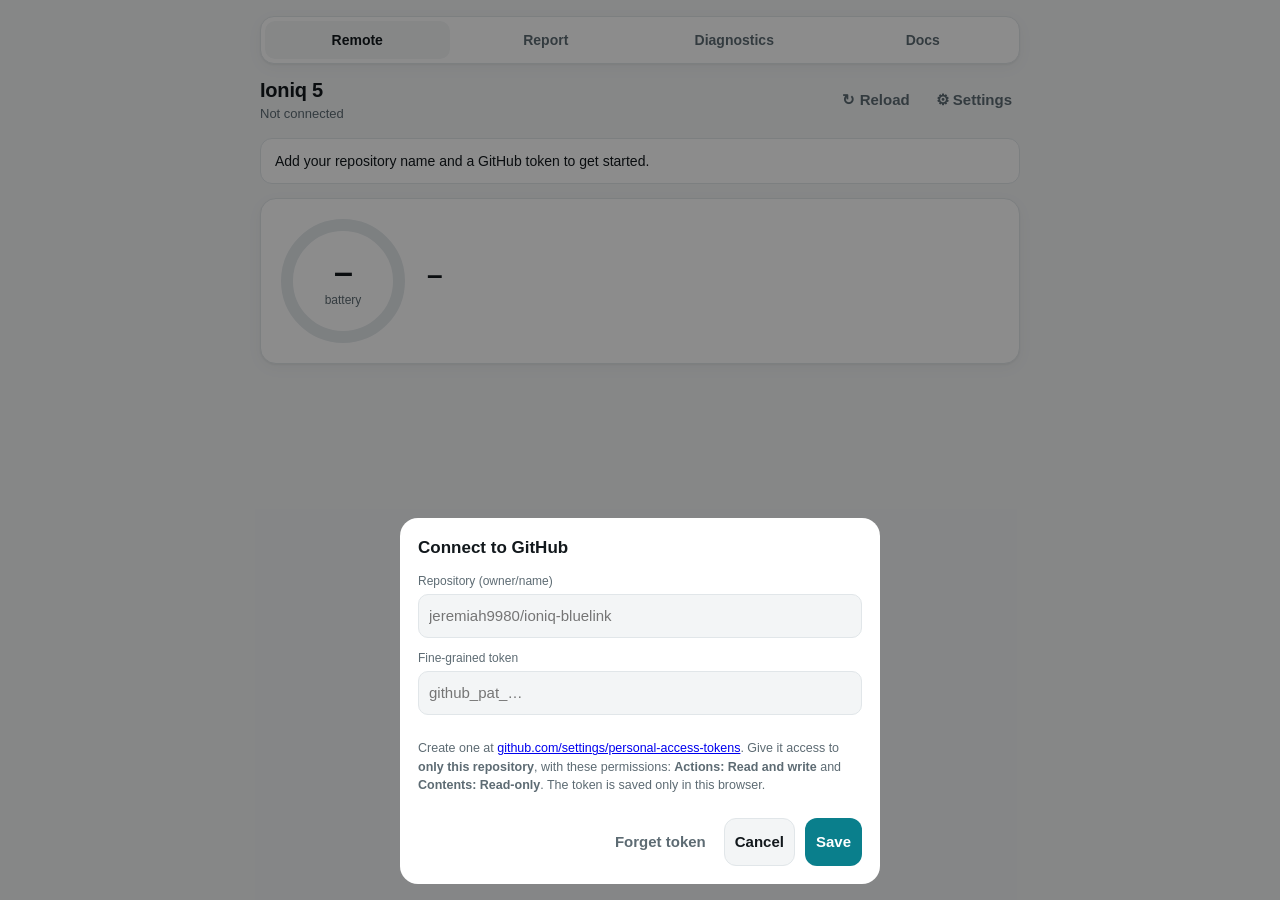
<file: index.html>
<!doctype html>
<html lang="en">
<head>
<meta charset="utf-8">
<meta name="viewport" content="width=device-width, initial-scale=1, viewport-fit=cover">
<meta name="theme-color" content="#0f1417">
<meta name="apple-mobile-web-app-capable" content="yes">
<meta name="apple-mobile-web-app-title" content="Ioniq 5">
<meta name="robots" content="noindex">
<title>Ioniq 5 Remote</title>
<style>
:root{
  --bg:#f3f5f6; --card:#ffffff; --ink:#12181c; --muted:#5d6b73; --line:#e1e6e9;
  --accent:#0a7f8c; --accent-ink:#ffffff; --good:#1f8a4c; --warn:#b26a00; --bad:#c2372d;
  --ring-track:#e3e8eb; --shadow:0 1px 2px rgba(0,0,0,.05),0 4px 16px rgba(0,0,0,.04);
}
@media (prefers-color-scheme: dark){
  :root:not([data-theme="light"]){
    --bg:#0f1417; --card:#182026; --ink:#eaf0f2; --muted:#93a3ab; --line:#26323a;
    --accent:#35c2cf; --accent-ink:#06282c; --good:#4cc47f; --warn:#f0a93a; --bad:#ff6b5f;
    --ring-track:#26323a; --shadow:none;
  }
}
:root[data-theme="dark"]{
  --bg:#0f1417; --card:#182026; --ink:#eaf0f2; --muted:#93a3ab; --line:#26323a;
  --accent:#35c2cf; --accent-ink:#06282c; --good:#4cc47f; --warn:#f0a93a; --bad:#ff6b5f;
  --ring-track:#26323a; --shadow:none;
}
*{box-sizing:border-box}
html,body{margin:0;background:var(--bg);color:var(--ink)}
body{font:15px/1.45 -apple-system,BlinkMacSystemFont,"SF Pro Text","Segoe UI",Roboto,sans-serif;
  padding:max(16px,env(safe-area-inset-top)) 16px calc(24px + env(safe-area-inset-bottom));}
main{max-width:760px;margin:0 auto;display:grid;gap:14px}
header{display:flex;align-items:center;justify-content:space-between;gap:12px}
h1{font-size:20px;margin:0;letter-spacing:-.01em}
.sub{color:var(--muted);font-size:13px}
.card{background:var(--card);border:1px solid var(--line);border-radius:16px;padding:16px;box-shadow:var(--shadow)}
.hero{display:grid;grid-template-columns:auto 1fr;gap:18px;align-items:center}
.ring{width:132px;height:132px;position:relative}
.ring svg{transform:rotate(-90deg)}
.ring .pct{position:absolute;inset:0;display:grid;place-items:center;text-align:center}
.pct b{font-size:34px;letter-spacing:-.02em;display:block;line-height:1}
.pct span{font-size:12px;color:var(--muted)}
.big{font-size:28px;font-weight:650;letter-spacing:-.02em}
.pill{display:inline-flex;align-items:center;gap:6px;padding:3px 10px;border-radius:999px;font-size:12.5px;font-weight:600;background:var(--bg);border:1px solid var(--line)}
.pill.good{color:var(--good)} .pill.warn{color:var(--warn)} .pill.bad{color:var(--bad)}
.dot{width:8px;height:8px;border-radius:50%;background:currentColor}
.grid{display:grid;grid-template-columns:repeat(2,1fr);gap:10px}
@media (min-width:600px){.grid{grid-template-columns:repeat(4,1fr)}}
.tile{background:var(--card);border:1px solid var(--line);border-radius:14px;padding:12px;min-height:78px;box-shadow:var(--shadow)}
.tile .k{font-size:12px;color:var(--muted)}
.tile .v{font-size:18px;font-weight:650;margin-top:4px}
.tile .v.good{color:var(--good)} .tile .v.warn{color:var(--warn)} .tile .v.bad{color:var(--bad)}
.tile .s{font-size:12px;color:var(--muted);margin-top:2px}
.tile a{color:var(--accent)}
h2{font-size:14px;margin:0 0 10px;color:var(--muted);font-weight:600;text-transform:uppercase;letter-spacing:.04em}
.btns{display:grid;grid-template-columns:repeat(2,1fr);gap:8px}
@media (min-width:600px){.btns{grid-template-columns:repeat(4,1fr)}}
button{font:inherit;cursor:pointer;border-radius:12px;border:1px solid var(--line);background:var(--bg);color:var(--ink);
  padding:12px 10px;font-weight:600;min-height:46px;touch-action:manipulation}
button.primary{background:var(--accent);color:var(--accent-ink);border-color:transparent}
button.danger{color:var(--bad)}
button:disabled{opacity:.5;cursor:default}
button.ghost{background:transparent;border:none;padding:8px;min-height:auto;color:var(--muted)}
.row{display:flex;gap:10px;align-items:center;flex-wrap:wrap}
.field{display:grid;gap:4px;flex:1;min-width:120px}
.field label{font-size:12px;color:var(--muted)}
input,select{font:inherit;padding:10px;border-radius:10px;border:1px solid var(--line);background:var(--bg);color:var(--ink);width:100%}
input[type=range]{padding:0;accent-color:var(--accent)}
input[type=checkbox]{accent-color:var(--accent)}
@media (max-width:480px){header .ghost .lbl{display:none} header .ghost{font-size:20px}}
.sep{height:1px;background:var(--line);margin:14px 0}
.runs{display:grid;gap:6px;font-size:13.5px}
.run{display:flex;justify-content:space-between;gap:8px;padding:8px 0;border-top:1px solid var(--line)}
.run:first-child{border-top:none}
.run a{color:var(--ink);text-decoration:none}
.muted{color:var(--muted)}
.banner{border-radius:12px;padding:12px 14px;font-size:14px;border:1px solid var(--line);background:var(--card)}
.banner.err{border-color:var(--bad);color:var(--bad)}
.toast{position:fixed;left:50%;bottom:calc(16px + env(safe-area-inset-bottom));transform:translateX(-50%);max-width:calc(100% - 32px);
  background:var(--ink);color:var(--bg);padding:10px 16px;border-radius:12px;font-size:14px;box-shadow:0 6px 24px rgba(0,0,0,.25);display:none;z-index:20}
.modal{position:fixed;inset:0;background:rgba(0,0,0,.45);display:none;align-items:flex-end;justify-content:center;z-index:30;padding:16px}
.modal.open{display:flex}
.sheet{background:var(--card);border-radius:18px;padding:18px;width:100%;max-width:480px;display:grid;gap:12px}
.sheet h3{margin:0;font-size:17px}
.spark{width:100%;height:70px;display:block}
.hint{font-size:12.5px;color:var(--muted)}
.topnav{max-width:760px;margin:0 auto 12px;display:flex;gap:4px;overflow-x:auto;scrollbar-width:none;background:var(--card);border:1px solid var(--line);border-radius:14px;padding:4px;box-shadow:var(--shadow)}
.topnav::-webkit-scrollbar{display:none}
.topnav a{flex:1;text-align:center;white-space:nowrap;text-decoration:none;color:var(--muted);font-weight:600;font-size:14px;padding:9px 12px;border-radius:10px}
.topnav a[aria-current="page"]{background:var(--bg);color:var(--ink)}
code{font-size:12.5px}
</style>
</head>
<body>
<nav class="topnav" aria-label="Sections"><a href="index.html" aria-current="page">Remote</a><a href="report.html">Report</a><a href="diagnostics.html">Diagnostics</a><a href="docs.html">Docs</a></nav>
<main>
  <header>
    <div>
      <h1 id="carName">Ioniq 5</h1>
      <div class="sub" id="updated">Not connected</div>
    </div>
    <div class="row">
      <button class="ghost" id="reloadBtn" title="Reload" aria-label="Reload">↻<span class="lbl"> Reload</span></button>
      <button class="ghost" id="settingsBtn" aria-label="Settings">⚙︎<span class="lbl"> Settings</span></button>
    </div>
  </header>

  <div id="banner" class="banner" style="display:none"></div>

  <section class="card hero" id="hero" hidden>
    <div class="ring">
      <svg width="132" height="132" viewBox="0 0 132 132" aria-hidden="true">
        <circle cx="66" cy="66" r="56" fill="none" stroke="var(--ring-track)" stroke-width="12"/>
        <circle id="ringArc" cx="66" cy="66" r="56" fill="none" stroke="var(--accent)" stroke-width="12" stroke-linecap="round"
          stroke-dasharray="351.86" stroke-dashoffset="351.86"/>
      </svg>
      <div class="pct"><div><b id="soc">–</b><span>battery</span></div></div>
    </div>
    <div style="display:grid;gap:6px">
      <div><span class="big" id="range">–</span> <span class="muted" id="rangeUnit"></span></div>
      <div class="row" id="heroPills"></div>
      <div class="sub" id="chargeDetail"></div>
    </div>
  </section>

  <section class="grid" id="tiles" hidden></section>

  <section class="card" id="historyCard" hidden>
    <h2>Battery · last 7 days</h2>
    <svg class="spark" id="spark" viewBox="0 0 300 70" preserveAspectRatio="none" role="img" aria-label="Battery history"></svg>
    <div class="row" style="justify-content:space-between"><span class="hint" id="sparkMin"></span><span class="hint" id="sparkMax"></span></div>
  </section>

  <section class="card" id="controls" hidden>
    <h2>Controls</h2>
    <div class="btns">
      <button class="primary" data-cmd="lock">🔒 Lock</button>
      <button class="danger" data-cmd="unlock">🔓 Unlock</button>
      <button data-cmd="charge_start">⚡ Start charge</button>
      <button data-cmd="charge_stop">⏹ Stop charge</button>
    </div>
    <div class="sep"></div>
    <h2>Climate</h2>
    <div class="row">
      <div class="field"><label for="temp">Temperature <b id="tempVal">70°F</b></label>
        <input type="range" id="temp" min="62" max="82" step="1" value="70"></div>
      <div class="field" style="max-width:140px"><label for="duration">Run for</label>
        <select id="duration"><option>5</option><option selected>10</option><option>15</option><option>20</option><option>30</option></select></div>
      <label class="row" style="gap:6px;font-size:14px"><input type="checkbox" id="defrost" style="width:auto"> Defrost</label>
    </div>
    <div class="btns" style="margin-top:10px">
      <button class="primary" data-cmd="climate_start">❄︎ Start climate</button>
      <button data-cmd="climate_stop">Stop climate</button>
    </div>
    <div class="sep"></div>
    <h2>Charge limits</h2>
    <div class="row">
      <div class="field"><label for="ac">AC (home / Level 2)</label><select id="ac"></select></div>
      <div class="field"><label for="dc">DC fast charge</label><select id="dc"></select></div>
    </div>
    <div class="btns" style="margin-top:10px"><button data-cmd="charge_limits">Set limits</button></div>
    <div class="sep"></div>
    <div class="btns">
      <button data-wf="status">Update status</button>
      <button data-cmd="refresh">Wake car &amp; refresh</button>
    </div>
    <p class="hint">“Update status” reads Hyundai's last saved data (free, doesn't touch the car). “Wake car &amp; refresh” asks the car directly. It drains the 12V battery a little, so don't use it too often.</p>
  </section>

  <section class="card" id="activity" hidden>
    <h2>Recent activity</h2>
    <div class="runs" id="runs"><span class="muted">Loading…</span></div>
  </section>
</main>

<div class="modal" id="settings" role="dialog" aria-modal="true" aria-labelledby="setTitle">
  <div class="sheet">
    <h3 id="setTitle">Connect to GitHub</h3>
    <div class="field"><label for="repo">Repository (owner/name)</label><input id="repo" placeholder="jeremiah9980/ioniq-bluelink" autocapitalize="off" autocorrect="off"></div>
    <div class="field"><label for="token">Fine-grained token</label><input id="token" type="password" placeholder="github_pat_…" autocomplete="off"></div>
    <p class="hint">Create one at <a href="https://github.com/settings/personal-access-tokens/new" target="_blank" rel="noopener">github.com/settings/personal-access-tokens</a>. Give it access to <b>only this repository</b>, with these permissions: <b>Actions: Read and write</b> and <b>Contents: Read-only</b>. The token is saved only in this browser.</p>
    <div class="row" style="justify-content:flex-end">
      <button class="ghost" id="forget">Forget token</button>
      <button id="cancelSet">Cancel</button>
      <button class="primary" id="saveSet">Save</button>
    </div>
  </div>
</div>

<div class="modal" id="confirm" role="dialog" aria-modal="true" aria-labelledby="cTitle">
  <div class="sheet">
    <h3 id="cTitle">Confirm</h3>
    <div id="cBody" class="muted"></div>
    <div class="row" style="justify-content:flex-end">
      <button id="cNo">Cancel</button>
      <button class="primary" id="cYes">Send</button>
    </div>
  </div>
</div>

<div class="toast" id="toast" role="status" aria-live="polite"></div>

<script>
(() => {
  const $ = (id) => document.getElementById(id);
  const API = "https://api.github.com";
  const store = {
    get(k){ try { return localStorage.getItem("ioniq." + k) || ""; } catch { return ""; } },
    set(k,v){ try { v ? localStorage.setItem("ioniq." + k, v) : localStorage.removeItem("ioniq." + k); } catch {} }
  };
  let cfg = { repo: store.get("repo") || (location.hash.slice(1).includes("/") ? location.hash.slice(1) : ""), token: store.get("token") };
  let busy = false;

  const LABELS = {
    refresh: "Wake car & refresh", lock: "Lock", unlock: "Unlock", climate_start: "Start climate",
    climate_stop: "Stop climate", charge_start: "Start charging", charge_stop: "Stop charging",
    charge_limits: "Set charge limits", status: "Update status"
  };

  // ---------- GitHub API
  async function gh(path, opts = {}) {
    const res = await fetch(API + path, {
      cache: "no-store", ...opts,
      headers: { "Authorization": "Bearer " + cfg.token, "X-GitHub-Api-Version": "2022-11-28",
                 "Accept": "application/vnd.github+json", ...(opts.headers || {}) }
    });
    if (!res.ok) {
      let msg = res.status + " " + res.statusText;
      try { const j = await res.json(); if (j.message) msg = res.status + ": " + j.message; } catch {}
      const e = new Error(msg); e.status = res.status; throw e;
    }
    return res;
  }
  const raw = (file) => gh(`/repos/${cfg.repo}/contents/${file}?ref=status&t=${Date.now()}`,
                           { headers: { Accept: "application/vnd.github.raw+json" } });

  // ---------- formatting
  const ago = (iso) => {
    if (!iso) return "unknown";
    const t = new Date(iso); if (isNaN(t)) return iso;
    const m = Math.round((Date.now() - t) / 60000);
    if (m < 1) return "just now"; if (m < 60) return m + " min ago";
    const h = Math.round(m / 60); if (h < 36) return h + " hr ago";
    return t.toLocaleDateString(undefined, { month: "short", day: "numeric" }) + " " + t.toLocaleTimeString([], { hour: "numeric", minute: "2-digit" });
  };
  const yes = (v) => v === true || v === 1 || v === "true";
  const esc = (s) => String(s ?? "").replace(/[&<>"]/g, c => ({ "&":"&amp;","<":"&lt;",">":"&gt;",'"':"&quot;" }[c]));
  const num = (v, d = 0) => (v === null || v === undefined || v === "" || isNaN(+v)) ? "–" : (+v).toLocaleString(undefined, { maximumFractionDigits: d });
  const pill = (txt, cls) => `<span class="pill ${cls}"><span class="dot"></span>${esc(txt)}</span>`;
  const tile = (k, v, s = "", cls = "") => `<div class="tile"><div class="k">${esc(k)}</div><div class="v ${cls}">${v}</div>${s ? `<div class="s">${s}</div>` : ""}</div>`;

  function banner(msg, err) {
    const b = $("banner");
    if (!msg) { b.style.display = "none"; return; }
    b.className = "banner" + (err ? " err" : ""); b.innerHTML = msg; b.style.display = "block";
  }
  let toastTimer;
  function toast(msg, ms = 3500) {
    const t = $("toast"); t.textContent = msg; t.style.display = "block";
    clearTimeout(toastTimer); if (ms) toastTimer = setTimeout(() => (t.style.display = "none"), ms);
  }

  // ---------- render
  function render(s, last) {
    const b = s.battery || {}, sec = s.security || {}, cl = s.climate || {}, loc = s.location || {};
    $("carName").textContent = [s.year, s.name || "Ioniq 5"].filter(Boolean).join(" ");
    $("updated").textContent = "Car reported " + ago(s.last_updated_at) + " · checked " + ago(s.fetched_at);
    const pct = Math.max(0, Math.min(100, +b.percent || 0));
    $("soc").textContent = b.percent == null ? "–" : pct + "%";
    $("ringArc").style.strokeDashoffset = 351.86 * (1 - pct / 100);
    $("ringArc").style.stroke = pct < 20 ? "var(--bad)" : pct < 35 ? "var(--warn)" : "var(--accent)";
    $("range").textContent = num(b.range);
    $("rangeUnit").textContent = (b.range_unit || "mi") + " range";

    const pills = [];
    if (yes(b.is_charging)) pills.push(pill("Charging" + (b.charging_power_kw ? ` · ${num(b.charging_power_kw,1)} kW` : ""), "good"));
    else if (yes(b.is_plugged_in)) pills.push(pill("Plugged in", "warn"));
    else pills.push(pill("Unplugged", ""));
    pills.push(yes(sec.is_locked) ? pill("Locked", "good") : pill("Unlocked", "bad"));
    if (yes(cl.is_on)) pills.push(pill("Climate on", "good"));
    $("heroPills").innerHTML = pills.join("");
    const lim = b.charge_limit_ac ? `AC limit ${b.charge_limit_ac}% · DC limit ${b.charge_limit_dc}%` : "";
    const full = yes(b.is_charging) && +b.minutes_to_full > 0 ? `About ${Math.floor(b.minutes_to_full/60)}h ${b.minutes_to_full%60}m until it reaches the limit · ` : "";
    $("chargeDetail").textContent = full + lim;

    const openThings = [];
    Object.entries(sec.doors_open || {}).forEach(([k, v]) => yes(v) && openThings.push(k.replace(/_/g, " ")));
    Object.entries(sec.windows_open || {}).forEach(([k, v]) => yes(v) && openThings.push(k.replace(/_/g, " ")));
    ["trunk", "hood", "sunroof"].forEach(k => yes(sec[k + "_open"]) && openThings.push(k));
    const tiresBad = Object.entries(s.tires_warning || {}).filter(([, v]) => yes(v)).map(([k]) => k.replace("_", " "));
    const mapUrl = loc.lat != null ? `https://maps.apple.com/?q=Ioniq%205&ll=${loc.lat},${loc.lon}` : "";
    const aux = +b.aux_12v_percent;

    $("tiles").innerHTML = [
      tile("Doors & windows", openThings.length ? "Open" : "All closed", openThings.length ? esc(openThings.join(", ")) : "", openThings.length ? "bad" : "good"),
      tile("Climate", yes(cl.is_on) ? "On" : "Off", cl.set_temp ? `set ${num(cl.set_temp)}°` + (yes(cl.defrost_on) ? " · defrost" : "") : ""),
      tile("Outside", cl.outside_temp != null ? num(cl.outside_temp) + "°" : "–"),
      tile("Tires", tiresBad.length ? "Check" : "OK", tiresBad.length ? esc(tiresBad.join(", ")) + " low" : "no pressure warnings", tiresBad.length ? "warn" : "good"),
      tile("12V battery", isNaN(aux) ? "–" : aux + "%", aux && aux < 60 ? "low, so avoid waking the car" : "", aux && aux < 60 ? "warn" : ""),
      tile("Battery health", b.soh_percent ? num(b.soh_percent) + "%" : "–", "state of health"),
      tile("Odometer", num(s.odometer), esc(s.odometer_unit || "mi")),
      tile("Location", mapUrl ? `<a href="${mapUrl}" target="_blank" rel="noopener">Open map ↗</a>` : "–", loc.updated_at ? "as of " + ago(loc.updated_at) : "")
    ].join("");

    if (last && last.action) {
      const st = (last.status || "").toUpperCase();
      const cls = st === "SUCCESS" ? "good" : st === "PENDING" || st === "UNKNOWN" ? "warn" : "bad";
      $("tiles").insertAdjacentHTML("beforeend",
        tile("Last command", esc(LABELS[last.action] || last.action), `<span class="pill ${cls}" style="padding:1px 8px">${esc(st || "?")}</span> ${ago(last.finished_at || last.requested_at)}`));
    }
    if (b.charge_limit_ac) $("ac").value = String(b.charge_limit_ac);
    if (b.charge_limit_dc) $("dc").value = String(b.charge_limit_dc);
    ["hero", "tiles", "controls", "activity"].forEach(id => $(id).hidden = false);
  }

  function renderHistory(text) {
    const since = Date.now() - 7 * 864e5;
    const pts = text.split("\n").filter(Boolean).map(l => { try { return JSON.parse(l); } catch { return null; } })
      .filter(p => p && p.soc != null && new Date(p.t) >= since).map(p => ({ t: +new Date(p.t), v: +p.soc }));
    if (pts.length < 2) { $("historyCard").hidden = true; return; }
    const t0 = pts[0].t, t1 = pts[pts.length - 1].t || t0 + 1;
    const x = t => ((t - t0) / Math.max(1, t1 - t0)) * 300, y = v => 66 - (v / 100) * 62;
    const d = pts.map((p, i) => (i ? "L" : "M") + x(p.t).toFixed(1) + " " + y(p.v).toFixed(1)).join(" ");
    $("spark").innerHTML =
      `<path d="${d} L300 70 L0 70 Z" fill="var(--accent)" opacity=".12"/>` +
      `<path d="${d}" fill="none" stroke="var(--accent)" stroke-width="2" vector-effect="non-scaling-stroke"/>`;
    const vals = pts.map(p => p.v);
    $("sparkMin").textContent = "low " + Math.min(...vals) + "%";
    $("sparkMax").textContent = "high " + Math.max(...vals) + "%";
    $("historyCard").hidden = false;
  }

  async function loadRuns() {
    try {
      const [cmd, st] = await Promise.all([
        gh(`/repos/${cfg.repo}/actions/workflows/command.yml/runs?per_page=8`).then(r => r.json()),
        gh(`/repos/${cfg.repo}/actions/workflows/status.yml/runs?per_page=3`).then(r => r.json())
      ]);
      const runs = [...(cmd.workflow_runs || []), ...(st.workflow_runs || [])]
        .sort((a, b) => new Date(b.created_at) - new Date(a.created_at)).slice(0, 8);
      $("runs").innerHTML = runs.length ? runs.map(r => {
        const done = r.status === "completed";
        const ok = r.conclusion === "success";
        const icon = !done ? "⏳" : ok ? "✅" : r.conclusion === "cancelled" ? "⚪️" : "❌";
        const title = r.path.endsWith("status.yml") ? (r.event === "schedule" ? "Hourly status check" : "Update status") : (r.display_title || r.name);
        return `<div class="run"><a href="${r.html_url}" target="_blank" rel="noopener">${icon} ${esc(title)}</a><span class="muted">${ago(r.created_at)}</span></div>`;
      }).join("") : `<span class="muted">No runs yet.</span>`;
    } catch (e) { $("runs").innerHTML = `<span class="muted">Couldn't load activity (${esc(e.message)})</span>`; }
  }

  async function load() {
    if (!cfg.repo || !cfg.token) { openSettings(); banner("Add your repository name and a GitHub token to get started."); return; }
    banner("");
    try {
      const [s, last, hist] = await Promise.all([
        raw("status.json").then(r => r.json()),
        raw("last_command.json").then(r => r.json()).catch(() => null),
        raw("history.jsonl").then(r => r.text()).catch(() => "")
      ]);
      render(s, last); renderHistory(hist);
    } catch (e) {
      if (e.status === 401) banner("GitHub rejected the token. It may be wrong or expired. Open <b>Settings</b> to replace it.", true);
      else if (e.status === 404) {
        banner(`No status data yet, or <code>${esc(cfg.repo)}</code> can't be found with this token. If the repo name is right, tap <b>Update status</b> below and give it about a minute.`);
        $("controls").hidden = false; $("activity").hidden = false;
      } else banner("Couldn't load status: " + esc(e.message), true);
    }
    loadRuns();
  }

  // ---------- dispatch
  async function dispatch(workflow, inputs) {
    if (busy) return; busy = true;
    document.querySelectorAll("[data-cmd],[data-wf]").forEach(b => b.disabled = true);
    const label = LABELS[inputs?.action || workflow] || workflow;
    const since = Date.now() - 10000;
    try {
      await gh(`/repos/${cfg.repo}/actions/workflows/${workflow}.yml/dispatches`, {
        method: "POST", headers: { "Content-Type": "application/json" },
        body: JSON.stringify({ ref: "main", inputs: inputs || {} })
      });
      toast(`${label}: sent to GitHub…`, 0);
      let run = null;
      for (let i = 0; i < 90; i++) {           // poll up to ~6 min
        await new Promise(r => setTimeout(r, 4000));
        if (!run) {
          const j = await gh(`/repos/${cfg.repo}/actions/workflows/${workflow}.yml/runs?per_page=5&event=workflow_dispatch`).then(r => r.json());
          run = (j.workflow_runs || []).find(r => new Date(r.created_at) >= since);
          if (run) loadRuns();
          continue;
        }
        run = await gh(`/repos/${cfg.repo}/actions/runs/${run.id}`).then(r => r.json());
        toast(`${label}: ${run.status === "queued" ? "waiting for a runner…" : "talking to the car…"}`, 0);
        if (run.status === "completed") break;
      }
      if (run && run.status === "completed") {
        toast(run.conclusion === "success" ? `${label}: done ✓` : `${label}: ${run.conclusion}. Check Recent activity for details`, 6000);
      } else toast(`${label}: still running. Check back in a minute`, 6000);
      await load();
    } catch (e) {
      toast("", 1);
      if (e.status === 403 || e.status === 404) banner(`GitHub refused to start the run (${esc(e.message)}). Make sure the token has <b>Actions: Read and write</b> access to ${esc(cfg.repo)} and that the default branch is <code>main</code>.`, true);
      else banner("Couldn't send the command: " + esc(e.message), true);
    } finally {
      busy = false; document.querySelectorAll("[data-cmd],[data-wf]").forEach(b => b.disabled = false);
    }
  }

  function ask(title, body) {
    return new Promise(res => {
      $("cTitle").textContent = title; $("cBody").innerHTML = body; $("confirm").classList.add("open");
      const done = (v) => { $("confirm").classList.remove("open"); $("cYes").onclick = $("cNo").onclick = null; res(v); };
      $("cYes").onclick = () => done(true); $("cNo").onclick = () => done(false);
    });
  }

  document.addEventListener("click", async (ev) => {
    const b = ev.target.closest("[data-cmd],[data-wf]"); if (!b || b.disabled) return;
    if (b.dataset.wf) return dispatch(b.dataset.wf);
    const action = b.dataset.cmd;
    const inputs = { action, temp: $("temp").value, duration: $("duration").value,
                     defrost: $("defrost").checked ? "true" : "false", ac_limit: $("ac").value, dc_limit: $("dc").value };
    let body = `Send <b>${esc(LABELS[action])}</b> to the car?`;
    if (action === "unlock") body = "<b>Unlock the car</b> remotely? It will stay unlocked until someone locks it again.";
    if (action === "climate_start") body = `Start climate at <b>${inputs.temp}°F</b> for <b>${inputs.duration} min</b>${inputs.defrost === "true" ? " with defrost" : ""}?`;
    if (action === "charge_limits") body = `Set charge limits to <b>AC ${inputs.ac_limit}%</b> and <b>DC ${inputs.dc_limit}%</b>?`;
    if (action === "refresh") body = "Wake the car to get fresh data? This uses a little 12V battery. Use <b>Update status</b> for routine checks.";
    if (await ask(LABELS[action], body)) dispatch("command", inputs);
  });

  // ---------- settings
  function openSettings() { $("repo").value = cfg.repo; $("token").value = cfg.token; $("settings").classList.add("open"); }
  $("settingsBtn").onclick = openSettings;
  $("cancelSet").onclick = () => $("settings").classList.remove("open");
  $("forget").onclick = () => { cfg.token = ""; store.set("token", ""); $("token").value = ""; toast("Token removed from this browser"); };
  $("saveSet").onclick = () => {
    cfg.repo = $("repo").value.trim().replace(/^https?:\/\/github\.com\//, "").replace(/\/$/, "");
    cfg.token = $("token").value.trim();
    store.set("repo", cfg.repo); store.set("token", cfg.token);
    $("settings").classList.remove("open"); load();
  };
  $("reloadBtn").onclick = load;
  $("temp").oninput = () => ($("tempVal").textContent = $("temp").value + "°F");
  ["ac", "dc"].forEach(id => $(id).innerHTML = [50,60,70,80,90,100].map(v => `<option ${v===80?"selected":""}>${v}</option>`).join(""));
  document.addEventListener("visibilitychange", () => { if (!document.hidden && !busy && cfg.token) load(); });

  load();
})();
</script>
</body>
</html>
</file>
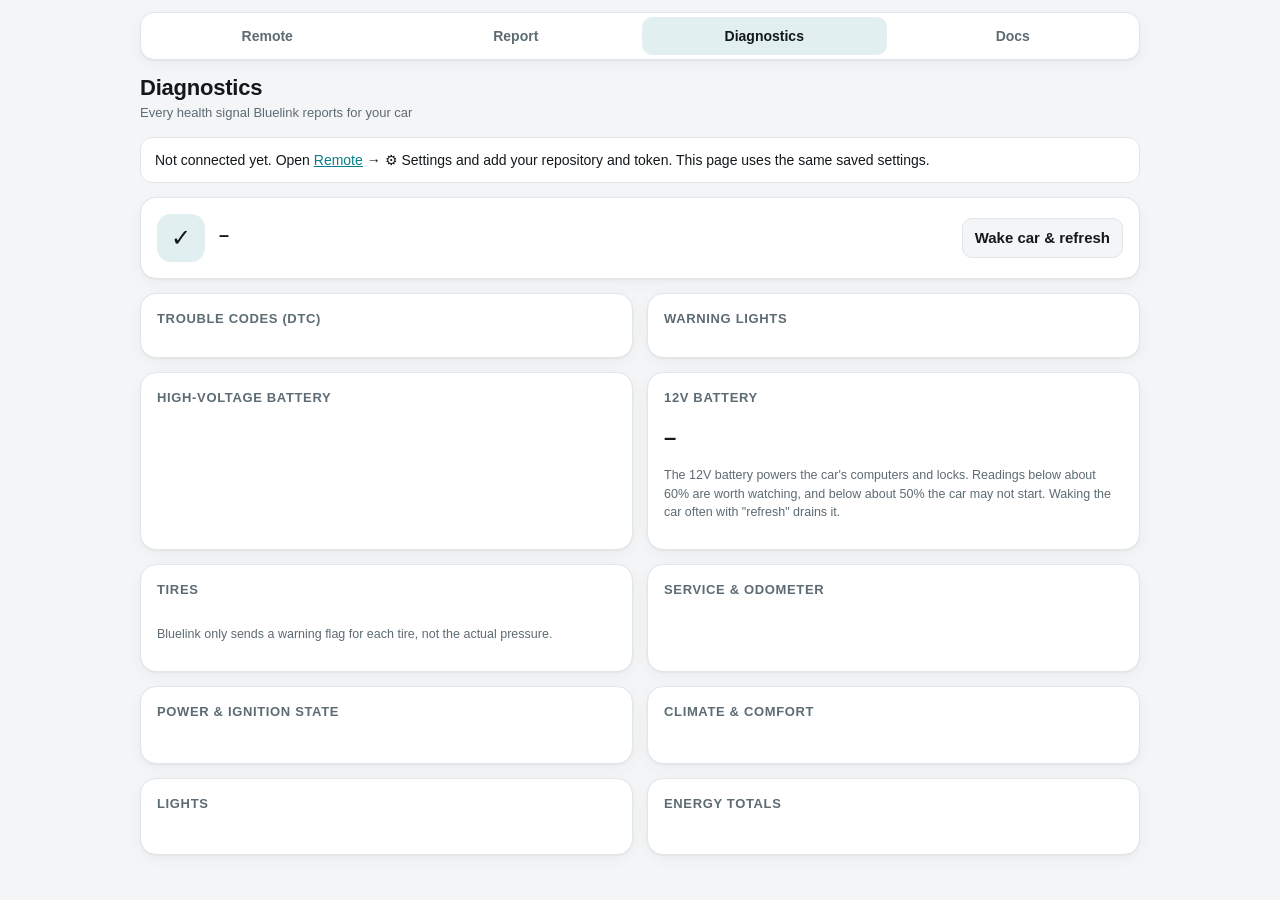
<file: diagnostics.html>
<!doctype html>
<html lang="en">
<head>
<meta charset="utf-8">
<meta name="viewport" content="width=device-width, initial-scale=1, viewport-fit=cover">
<meta name="robots" content="noindex">
<title>Ioniq 5 Diagnostics</title>
<link rel="stylesheet" href="shared.css">
<style>
.health{display:grid;grid-template-columns:auto 1fr auto;gap:14px;align-items:center}
.health .icon{width:48px;height:48px;border-radius:14px;display:grid;place-items:center;font-size:24px;background:var(--accent-soft)}
.health.warn .icon{background:rgba(240,169,58,.18)} .health.bad .icon{background:rgba(255,107,95,.16)}
@media (max-width:560px){.health{grid-template-columns:auto 1fr}.health .act{grid-column:1/-1}}
.tree{font-family:ui-monospace,SFMono-Regular,Menlo,monospace;font-size:12.5px;line-height:1.6;overflow-x:auto}
.tree details{margin-left:14px} .tree>details{margin-left:0}
.tree summary{font-weight:500;font-family:inherit}
.tree .leaf{margin-left:14px;white-space:nowrap}
.tree .k{color:var(--muted)} .tree .s{color:var(--s3)} .tree .n{color:var(--s1)} .tree .b{color:var(--s2)} .tree .z{color:var(--faint)}
.tree mark{background:var(--accent-soft);color:inherit;border-radius:3px}
.wheel{display:grid;grid-template-columns:1fr 1fr;gap:8px;max-width:320px}
.wheel div{border:1px solid var(--line);border-radius:10px;padding:10px;text-align:center;font-size:13px}
</style>
</head>
<body>
<main>
  <div>
    <h1>Diagnostics</h1>
    <div class="sub" id="subtitle">Every health signal Bluelink reports for your car</div>
  </div>
  <div id="banner" class="banner" style="display:none"></div>

  <section class="card health" id="health" hidden>
    <div class="icon" id="hIcon">✓</div>
    <div><h3 id="hTitle" style="font-size:18px">–</h3><div class="sub" id="hSub"></div></div>
    <div class="act"><button id="wake">Wake car &amp; refresh</button></div>
  </section>

  <section class="cols two" id="cards" hidden>
    <div class="card"><h2>Trouble codes (DTC)</h2><div id="dtc"></div></div>
    <div class="card"><h2>Warning lights</h2><div class="kv" id="warn"></div></div>
    <div class="card"><h2>High-voltage battery</h2><div class="kv" id="hv"></div><p class="hint" id="hvNa"></p></div>
    <div class="card">
      <h2>12V battery</h2>
      <div class="spread"><div class="stat" style="border:none;box-shadow:none;padding:0"><div class="v" id="auxNow">–</div><div class="s" id="auxNote"></div></div></div>
      <div class="chart" id="cAux" style="margin-top:8px"></div>
      <p class="hint">The 12V battery powers the car's computers and locks. Readings below about 60% are worth watching, and below about 50% the car may not start. Waking the car often with "refresh" drains it.</p>
    </div>
    <div class="card"><h2>Tires</h2><div class="wheel" id="tires"></div><p class="hint">Bluelink only sends a warning flag for each tire, not the actual pressure.</p></div>
    <div class="card"><h2>Service &amp; odometer</h2><div class="kv" id="svc"></div></div>
    <div class="card"><h2>Power &amp; ignition state</h2><div class="kv" id="pwr"></div><p class="hint" id="pwrNa"></p></div>
    <div class="card"><h2>Climate &amp; comfort</h2><div class="kv" id="cmf"></div><p class="hint" id="cmfNa"></p></div>
    <div class="card"><h2>Lights</h2><div class="kv" id="lmp"></div><p class="hint" id="lmpNa"></p></div>
    <div class="card"><h2>Energy totals</h2><div class="kv" id="nrg"></div><p class="hint" id="nrgNa"></p></div>
  </section>

  <section class="card" id="histCard" hidden>
    <h2>Warning history</h2>
    <div class="tablewrap"><table id="tWarn"></table></div>
  </section>

  <section class="card" id="rawCard" hidden>
    <div class="spread">
      <h2 style="margin:0">Raw data from Bluelink</h2>
      <div class="row">
        <input type="search" id="q" placeholder="Search fields or values" aria-label="Search raw data">
        <button id="expand">Expand all</button>
        <button id="copy">Copy JSON</button>
        <button id="dl">⬇︎ Download</button>
      </div>
    </div>
    <p class="hint">This is Hyundai's full status payload, unedited. It includes your VIN and location, so be careful sharing it.</p>
    <div class="tree" id="tree"></div>
  </section>
</main>

<script src="shared.js"></script>
<script>
(() => {
  const { esc, num, isNum, fmtDT, yes, status } = IQ;
  IQ.nav("Diagnostics");
  const $ = id => document.getElementById(id);
  let DIAG = null;

  const LABEL = {
    ev_battery_percentage: ["Charge level", "%"], ev_battery_soh_percentage: ["State of health", "%"],
    ev_battery_pack_voltage: ["Pack voltage", " V"], ev_battery_temperature_min: ["Cell temp (min)", "°"],
    ev_battery_temperature_max: ["Cell temp (max)", "°"], ev_battery_water_temperature: ["Coolant temp", "°"],
    ev_battery_heating_state: ["Battery heater", ""], ev_battery_chiller_rpm: ["Chiller speed", " rpm"],
    ev_battery_winter_mode: ["Winter mode", ""], ev_battery_precondition_enabled: ["Battery preconditioning", ""],
    ev_battery_capacity: ["Capacity", " kWh"], ev_battery_remain: ["Energy remaining", " kWh"],
    ev_battery_is_charging: ["Charging", ""], ev_battery_is_plugged_in: ["Plugged in", ""],
    ev_charging_power: ["Charging power", " kW"], ev_charging_current: ["Charging current setting", ""],
    ev_charge_port_door_is_open: ["Charge port door open", ""], ev_v2l_discharge_limit: ["V2L discharge limit", "%"],
    ev_v2l_status: ["V2L status", ""], ev_v2x_status: ["V2X status", ""],
    engine_is_running: ["Motor running (ready)", ""], accessory_on: ["Accessory power", ""], ign3: ["IGN3 power", ""],
    remote_ignition: ["Remote start active", ""], transmission_condition: ["Gear / transmission", ""],
    sleep_mode_check: ["Sleep mode", ""], valet_mode_active: ["Valet mode", ""],
    air_control_is_on: ["Climate running", ""], defrost_is_on: ["Defrost", ""], steering_wheel_heater_is_on: ["Heated steering wheel", ""],
    back_window_heater_is_on: ["Rear window defroster", ""], side_mirror_heater_is_on: ["Mirror heaters", ""],
    front_left_seat_status: ["Driver seat", ""], front_right_seat_status: ["Passenger seat", ""],
    rear_left_seat_status: ["Rear left seat", ""], rear_right_seat_status: ["Rear right seat", ""],
    headlamp_status: ["Headlights", ""], headlamp_left_low: ["Left low beam", ""], headlamp_right_low: ["Right low beam", ""],
    headlamp_left_high: ["Left high beam", ""], headlamp_right_high: ["Right high beam", ""], stop_lamp_left: ["Left brake light", ""],
    stop_lamp_right: ["Right brake light", ""], turn_signal_left_front: ["Front left signal", ""], turn_signal_right_front: ["Front right signal", ""],
    turn_signal_left_rear: ["Rear left signal", ""], turn_signal_right_rear: ["Rear right signal", ""],
    total_power_consumed: ["Total energy used", " kWh"], total_power_regenerated: ["Total regenerated", " kWh"],
    power_consumption_30d: ["Energy used (30 days)", " kWh"], ev_power_consumption_battery_cooling: ["Battery cooling", " kWh"],
    ev_power_consumption_battery_heater: ["Battery heating", " kWh"], ev_power_consumption_air_conditioning: ["Air conditioning", " kWh"],
  };
  const fmtVal = (v, unit) => {
    if (v === true || v === false) return v ? "Yes" : "No";
    if (isNum(v)) return num(v, 1) + (unit || "");
    return esc(typeof v === "object" ? JSON.stringify(v) : v);
  };
  function kv(elId, obj, naId) {
    const shown = [], missing = [];
    Object.entries(obj || {}).forEach(([k, v]) => {
      const [label, unit] = LABEL[k] || [k.replace(/_/g, " "), ""];
      (v === null || v === undefined || v === "") ? missing.push(label) : shown.push(`<div>${esc(label)}</div><div class="val">${fmtVal(v, unit)}</div>`);
    });
    $(elId).innerHTML = shown.join("") || `<div class="muted">Nothing reported</div><div></div>`;
    if (naId) $(naId).textContent = missing.length ? "Not reported by your car: " + missing.join(", ") + "." : "";
  }

  function render(d, hist) {
    const v = d.vehicle || {};
    $("subtitle").textContent = `${[v.year, v.name || v.model || "Ioniq 5"].filter(Boolean).join(" ")} · VIN …${String(v.vin || "").slice(-6)} · car reported ${IQ.ago(d.last_updated_at)}`;

    // issues
    const warnOn = Object.entries(d.warnings || {}).filter(([, on]) => on).map(([k]) => k);
    const dtcN = +((d.dtc || {}).count || 0);
    const aux = (d.aux_battery || {}).percent;
    const issues = [...warnOn];
    if (dtcN > 0) issues.unshift(`${dtcN} trouble code${dtcN > 1 ? "s" : ""}`);
    if (isNum(aux) && aux < 60) issues.push(`12V battery at ${aux}%`);
    const soh = (d.hv_battery || {}).ev_battery_soh_percentage;
    if (isNum(soh) && soh < 85) issues.push(`Battery health ${soh}%`);
    const lvl = dtcN > 0 ? "bad" : issues.length ? "warn" : "good";
    $("health").className = "card health " + lvl;
    $("hIcon").textContent = { good: "✓", warn: "⚠︎", bad: "⛔︎" }[lvl];
    $("hTitle").textContent = lvl === "good" ? "No problems reported" : `${issues.length} thing${issues.length > 1 ? "s" : ""} to check`;
    $("hSub").textContent = lvl === "good" ? `Checked ${IQ.ago(d.fetched_at)}. No trouble codes or warning lights.` : issues.join(" · ");

    // DTC
    const desc = (d.dtc || {}).descriptions;
    const list = Array.isArray(desc) ? desc : desc && typeof desc === "object" ? Object.entries(desc).map(([k, x]) => `${k}: ${x}`) : desc ? [desc] : [];
    $("dtc").innerHTML = (d.dtc || {}).count == null
      ? `${status("na", "Not reported")}<p class="hint">Your car's Bluelink feed doesn't include trouble codes. A dealer scan or an OBD-II reader will show them.</p>`
      : dtcN === 0 ? status("good", "No trouble codes")
      : `${status("bad", `${dtcN} trouble code${dtcN > 1 ? "s" : ""}`)}<ul>${list.map(x => `<li>${esc(x)}</li>`).join("")}</ul><p class="hint">Contact your Hyundai dealer or check the MyHyundai app for details.</p>`;

    // warnings
    $("warn").innerHTML = Object.entries(d.warnings || {}).filter(([k]) => !/^Tire pressure/.test(k))
      .map(([k, on]) => `<div>${esc(k)}</div><div class="val">${on ? status("warn", "On") : status("good", "OK")}</div>`).join("");

    // tires
    const tw = d.warnings || {};
    const tire = (label, key) => `<div>${label}<br>${tw[key] || tw["Tire pressure (general)"] ? status("warn", "Low") : status("good", "OK")}</div>`;
    $("tires").innerHTML = tire("Front left", "Tire pressure front left") + tire("Front right", "Tire pressure front right") +
                           tire("Rear left", "Tire pressure rear left") + tire("Rear right", "Tire pressure rear right");

    kv("hv", d.hv_battery, "hvNa");
    kv("pwr", d.power_state, "pwrNa"); kv("cmf", d.comfort, "cmfNa"); kv("lmp", d.lamps, "lmpNa"); kv("nrg", d.energy_totals, "nrgNa");
    const sv = d.service || {}, u = sv.unit || "mi";
    $("svc").innerHTML = [["Odometer", v.odometer], ["Next service in", sv.next_service_distance], ["Since last service", sv.last_service_distance]]
      .map(([k, x]) => `<div>${k}</div><div class="val">${isNum(x) ? num(x) + " " + u : '<span class="muted">not reported</span>'}</div>`).join("") +
      `<div>Bluelink generation</div><div class="val">${esc(v.generation ?? "–")}</div>`;

    // 12V
    $("auxNow").innerHTML = isNum(aux) ? `${aux}<small>%</small>` : "–";
    $("auxNote").innerHTML = !isNum(aux) ? "" : aux >= 70 ? status("good", "Healthy") : aux >= 60 ? status("warn", "Fair") : status("bad", "Low");
    const auxPts = hist.filter(p => isNum(p.aux) && p._t > Date.now() - 30 * 864e5).map(p => ({ t: p._t, v: p.aux }));
    IQ.lineChart($("cAux"), auxPts, { unit: "%", yMin: 0, yMax: 100, height: 130, label: "12V battery, last 30 days" });

    // warning history
    const W = {};
    hist.forEach((p, i) => {
      (p.warn || []).forEach(w => { const x = W[w] || (W[w] = { first: p._t, last: p._t, times: 0 }); x.last = p._t; x.times++; });
      if (isNum(p.dtc) && p.dtc > 0) { const x = W["dtc"] || (W["dtc"] = { first: p._t, last: p._t, times: 0 }); x.last = p._t; x.times++; }
    });
    const lastP = hist[hist.length - 1] || {};
    const rows = Object.entries(W).sort((a, b) => b[1].last - a[1].last);
    const nice = w => w === "dtc" ? "Trouble code(s)" : w.replace(/_/g, " ").replace(/ is on$/, "").replace(/^./, c => c.toUpperCase());
    $("tWarn").innerHTML = rows.length
      ? `<thead><tr><th>Warning</th><th>First seen</th><th>Last seen</th><th class="num">Reports</th><th>Now</th></tr></thead><tbody>` +
        rows.map(([w, x]) => `<tr><td>${esc(nice(w))}</td><td>${fmtDT(x.first)}</td><td>${fmtDT(x.last)}</td><td class="num">${x.times}</td><td>${
          (w === "dtc" ? lastP.dtc > 0 : (lastP.warn || []).includes(w)) ? status("warn", "Active") : status("good", "Cleared")}</td></tr>`).join("") + "</tbody>"
      : `<tr><td class="empty">No warnings in ${hist.length.toLocaleString()} status reports${hist[0] ? " since " + IQ.fmtD(hist[0]._t) : ""}.</td></tr>`;

    // raw tree
    renderTree();
    ["health", "cards", "histCard", "rawCard"].forEach(id => $(id).hidden = false);
  }

  // ---------- raw JSON explorer
  function node(key, val, q, depth) {
    const hit = s => q && String(s).toLowerCase().includes(q);
    const mark = s => { s = esc(s); if (!q) return s; const i = s.toLowerCase().indexOf(q); return i < 0 ? s : s.slice(0, i) + "<mark>" + s.slice(i, i + q.length) + "</mark>" + s.slice(i + q.length); };
    if (val && typeof val === "object") {
      const entries = Array.isArray(val) ? val.map((x, i) => [i, x]) : Object.entries(val);
      const kids = entries.map(([k, x]) => node(k, x, q, depth + 1)).filter(Boolean);
      if (q && !kids.length && !hit(key)) return "";
      const open = q || depth < 1 ? " open" : "";
      return `<details${open}><summary><span class="k">${mark(key)}</span> <span class="z">${Array.isArray(val) ? `[${val.length}]` : `{${entries.length}}`}</span></summary>${kids.join("")}</details>`;
    }
    if (q && !hit(key) && !hit(val)) return "";
    const cls = typeof val === "number" ? "n" : typeof val === "boolean" ? "b" : val === null ? "z" : "s";
    const shown = typeof val === "string" ? `"${mark(val)}"` : mark(String(val));
    return `<div class="leaf"><span class="k">${mark(key)}:</span> <span class="${cls}">${shown}</span></div>`;
  }
  function renderTree() {
    const q = $("q").value.trim().toLowerCase();
    const raw = (DIAG && DIAG.raw) || {};
    const html = Object.entries(raw).map(([k, v]) => node(k, v, q, 0)).join("");
    $("tree").innerHTML = html || `<div class="empty">${q ? "No fields match." : "No raw data saved yet."}</div>`;
  }
  $("q").addEventListener("input", () => { clearTimeout(renderTree._t); renderTree._t = setTimeout(renderTree, 150); });
  $("expand").onclick = () => {
    const all = $("tree").querySelectorAll("details"), anyClosed = [...all].some(d => !d.open);
    all.forEach(d => d.open = anyClosed); $("expand").textContent = anyClosed ? "Collapse all" : "Expand all";
  };
  $("copy").onclick = async () => {
    try { await navigator.clipboard.writeText(JSON.stringify(DIAG.raw, null, 2)); IQ.toast("Raw JSON copied"); }
    catch { IQ.toast("Copy isn't allowed here. Use Download instead."); }
  };
  $("dl").onclick = () => {
    const a = document.createElement("a");
    a.href = URL.createObjectURL(new Blob([JSON.stringify(DIAG, null, 2)], { type: "application/json" }));
    a.download = `ioniq5-diagnostics-${IQ.dayKey(Date.now())}.json`; document.body.appendChild(a); a.click(); a.remove();
  };

  // wake (two-tap confirm, no browser dialogs)
  let armed = 0;
  $("wake").onclick = async () => {
    if (Date.now() - armed > 4000) { armed = Date.now(); $("wake").textContent = "Tap again to wake the car"; setTimeout(() => ($("wake").textContent = "Wake car & refresh"), 4000); return; }
    armed = 0; $("wake").disabled = true;
    try { await IQ.dispatch("refresh"); IQ.toast("Asked the car for fresh data. Reload this page in about 1–2 minutes.", 7000); }
    catch (e) { IQ.apiError(e, "command"); }
    finally { $("wake").disabled = false; $("wake").textContent = "Wake car & refresh"; }
  };

  async function load() {
    if (IQ.needAuth()) return;
    try {
      const [d, h] = await Promise.all([IQ.rawJSON("diagnostics.json"), IQ.rawText("history.jsonl").catch(() => "")]);
      DIAG = d;
      const hist = IQ.parseJSONL(h).map(p => ({ ...p, _t: +IQ.toDate(p.t) })).filter(p => !isNaN(p._t)).sort((a, b) => a._t - b._t);
      IQ.banner(""); render(d, hist);
    } catch (e) { IQ.apiError(e, "diagnostics"); }
  }
  load();
})();
</script>
</body>
</html>
</file>
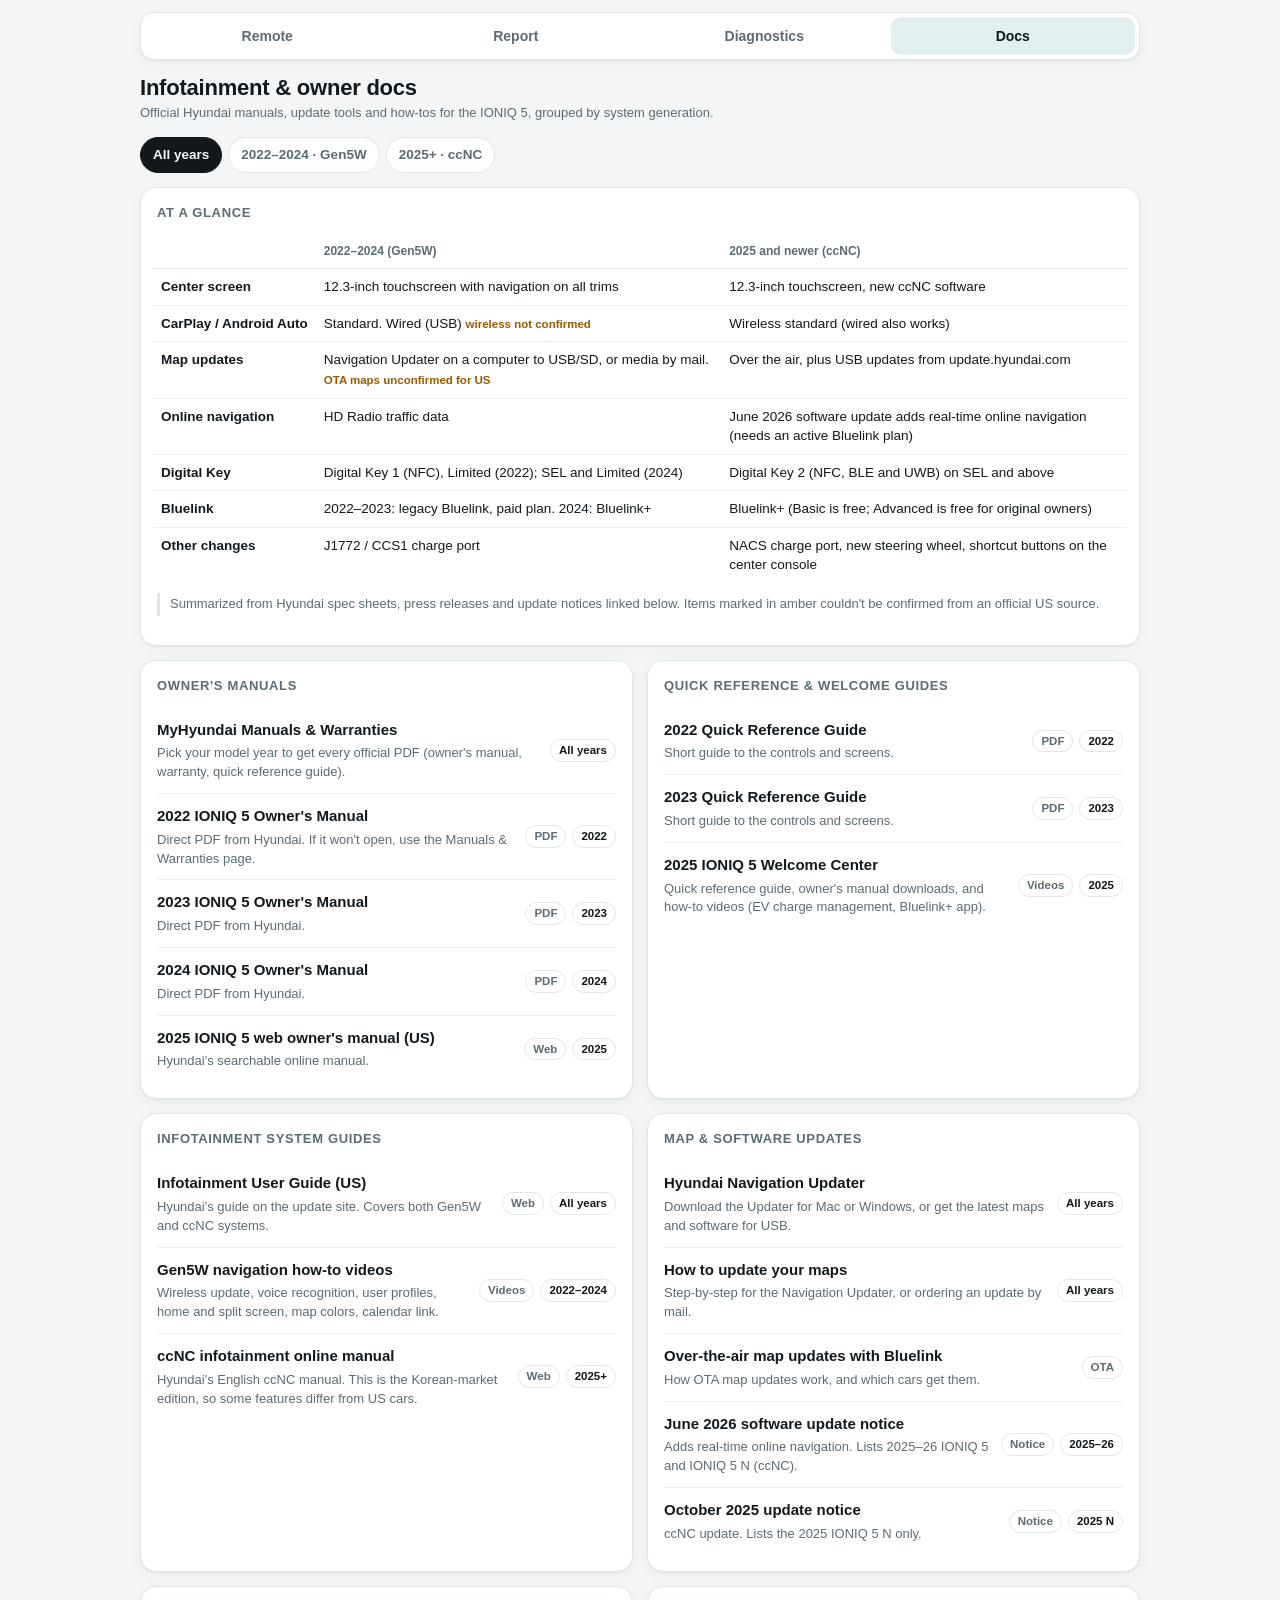
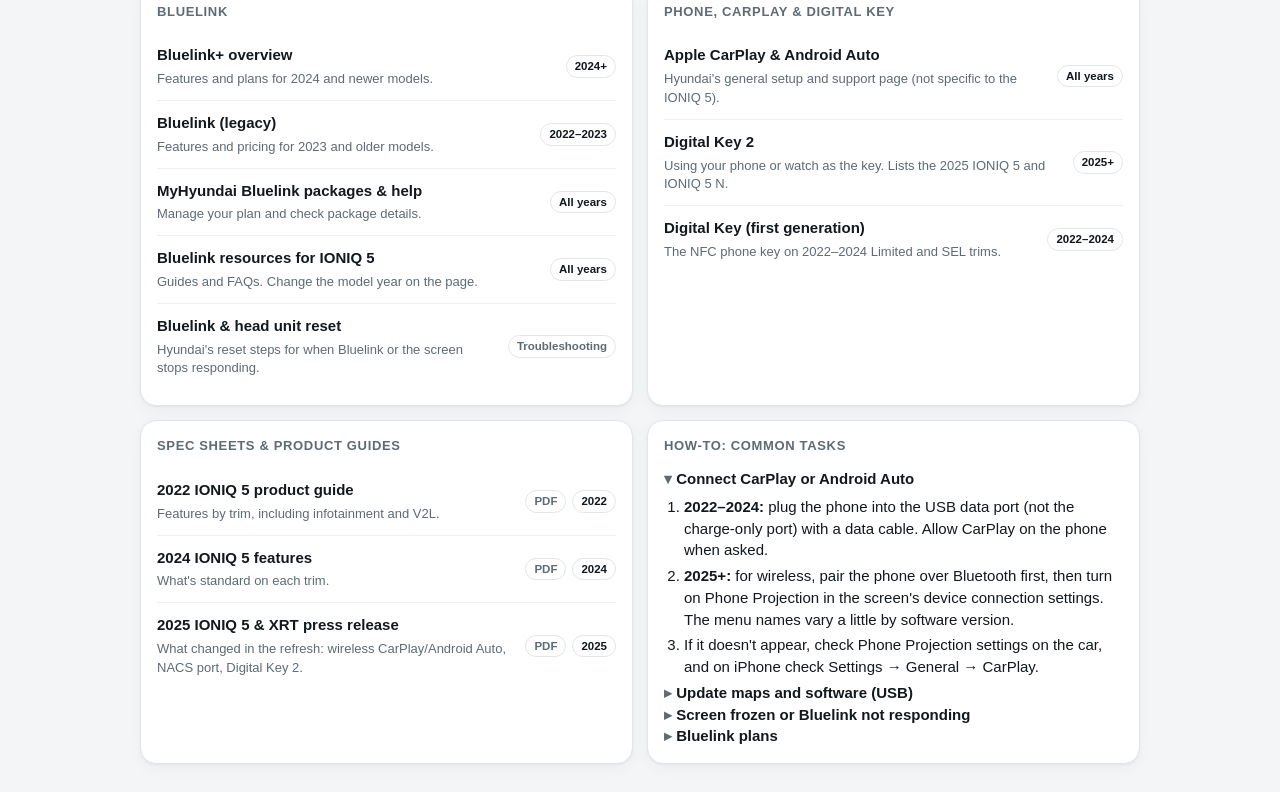
<file: docs.html>
<!doctype html>
<html lang="en">
<head>
<meta charset="utf-8">
<meta name="viewport" content="width=device-width, initial-scale=1, viewport-fit=cover">
<meta name="robots" content="noindex">
<title>Ioniq 5 Infotainment Docs</title>
<link rel="stylesheet" href="shared.css">
<style>
.links{display:grid;gap:0}
.link{display:grid;grid-template-columns:1fr auto;gap:4px 12px;padding:11px 0;border-bottom:1px solid var(--grid);text-decoration:none;color:var(--ink)}
.link:last-child{border-bottom:none}
.link b{font-weight:620}
.link .d{grid-column:1/2;font-size:13px;color:var(--muted)}
.link .tags{grid-row:1/3;grid-column:2;display:flex;gap:6px;align-items:center;flex-wrap:wrap;justify-content:flex-end}
.tag{font-size:11.5px;font-weight:650;border:1px solid var(--line);border-radius:999px;padding:2px 8px;color:var(--muted);white-space:nowrap}
.tag.yr{color:var(--ink)}
.link[hidden]{display:none}
.facts td{white-space:normal;vertical-align:top}
.facts td:first-child{font-weight:600;white-space:nowrap}
.unc{font-size:11.5px;font-weight:650;color:var(--warn);display:inline-block}
.facts.all{min-width:560px}
.facts.only-gen5w .c-cc,.facts.only-ccnc .c-g5{display:none}
ol.steps{margin:6px 0 0;padding-left:20px} ol.steps li{margin:4px 0}
.note{font-size:13px;color:var(--muted);border-left:3px solid var(--line);padding:2px 0 2px 10px;margin-top:10px}
</style>
</head>
<body>
<main>
  <div>
    <h1>Infotainment &amp; owner docs</h1>
    <div class="sub">Official Hyundai manuals, update tools and how-tos for the IONIQ 5, grouped by system generation.</div>
  </div>

  <div class="spread">
    <div class="chips" id="gen" role="group" aria-label="Model year">
      <button class="chip" data-g="all">All years</button>
      <button class="chip" data-g="gen5w">2022–2024 · Gen5W</button>
      <button class="chip" data-g="ccnc">2025+ · ccNC</button>
    </div>
    <span class="hint" id="detected"></span>
  </div>

  <section class="card">
    <h2>At a glance</h2>
    <div class="tablewrap"><table class="facts" id="facts">
      <thead><tr><th></th><th class="c-g5">2022–2024 (Gen5W)</th><th class="c-cc">2025 and newer (ccNC)</th></tr></thead>
      <tbody>
        <tr><td>Center screen</td><td class="c-g5">12.3-inch touchscreen with navigation on all trims</td><td class="c-cc">12.3-inch touchscreen, new ccNC software</td></tr>
        <tr><td>CarPlay / Android Auto</td><td class="c-g5">Standard. Wired (USB) <span class="unc">wireless not confirmed</span></td><td class="c-cc">Wireless standard (wired also works)</td></tr>
        <tr><td>Map updates</td><td class="c-g5">Navigation Updater on a computer to USB/SD, or media by mail. <span class="unc">OTA maps unconfirmed for US</span></td><td class="c-cc">Over the air, plus USB updates from update.hyundai.com</td></tr>
        <tr><td>Online navigation</td><td class="c-g5">HD Radio traffic data</td><td class="c-cc">June 2026 software update adds real-time online navigation (needs an active Bluelink plan)</td></tr>
        <tr><td>Digital Key</td><td class="c-g5">Digital Key 1 (NFC), Limited (2022); SEL and Limited (2024)</td><td class="c-cc">Digital Key 2 (NFC, BLE and UWB) on SEL and above</td></tr>
        <tr><td>Bluelink</td><td class="c-g5">2022–2023: legacy Bluelink, paid plan. 2024: Bluelink+</td><td class="c-cc">Bluelink+ (Basic is free; Advanced is free for original owners)</td></tr>
        <tr><td>Other changes</td><td class="c-g5">J1772 / CCS1 charge port</td><td class="c-cc">NACS charge port, new steering wheel, shortcut buttons on the center console</td></tr>
      </tbody>
    </table></div>
    <p class="note">Summarized from Hyundai spec sheets, press releases and update notices linked below. Items marked in amber couldn't be confirmed from an official US source.</p>
  </section>

  <section class="cols two">
    <div class="card">
      <h2>Owner's manuals</h2>
      <div class="links" data-list>
        <a class="link" data-g="all" href="https://owners.hyundaiusa.com/us/en/resources/manuals-warranties?modelYear=2024&modelName=ioniq-5" target="_blank" rel="noopener">
          <b>MyHyundai Manuals &amp; Warranties</b><span class="d">Pick your model year to get every official PDF (owner's manual, warranty, quick reference guide).</span><span class="tags"><span class="tag yr">All years</span></span></a>
        <a class="link" data-g="gen5w" href="https://owners.hyundaiusa.com/content/dam/hyundai/us/myhyundai/manuals/glovebox-manual/2022/ioniq5/2022-Ioniq-5-Owners-Manual.pdf" target="_blank" rel="noopener">
          <b>2022 IONIQ 5 Owner's Manual</b><span class="d">Direct PDF from Hyundai. If it won't open, use the Manuals &amp; Warranties page.</span><span class="tags"><span class="tag">PDF</span><span class="tag yr">2022</span></span></a>
        <a class="link" data-g="gen5w" href="https://owners.hyundaiusa.com/content/dam/hyundai/us/myhyundai/manuals/glovebox-manual/2023/ioniq-5/2023-Ioniq5-(NE-EV)-OM.pdf" target="_blank" rel="noopener">
          <b>2023 IONIQ 5 Owner's Manual</b><span class="d">Direct PDF from Hyundai.</span><span class="tags"><span class="tag">PDF</span><span class="tag yr">2023</span></span></a>
        <a class="link" data-g="gen5w" href="https://owners.hyundaiusa.com/content/dam/hyundai/us/myhyundai/manuals/glovebox-manual/2024/ioniq-5/2024%20Ioniq%205%20OM.pdf" target="_blank" rel="noopener">
          <b>2024 IONIQ 5 Owner's Manual</b><span class="d">Direct PDF from Hyundai.</span><span class="tags"><span class="tag">PDF</span><span class="tag yr">2024</span></span></a>
        <a class="link" data-g="ccnc" href="https://ownersmanual.hyundai.com/manual/IONIQ%205?countryCode=B28&langCode=en_US&projCode=NE1&year=2025" target="_blank" rel="noopener">
          <b>2025 IONIQ 5 web owner's manual (US)</b><span class="d">Hyundai's searchable online manual.</span><span class="tags"><span class="tag">Web</span><span class="tag yr">2025</span></span></a>
      </div>
    </div>

    <div class="card">
      <h2>Quick reference &amp; welcome guides</h2>
      <div class="links" data-list>
        <a class="link" data-g="gen5w" href="https://owners.hyundaiusa.com/content/dam/hyundai/us/myhyundai/manuals/glovebox-manual/2022/ioniq5/2022-Ioniq-5-Quick-Reference-Guide.pdf" target="_blank" rel="noopener">
          <b>2022 Quick Reference Guide</b><span class="d">Short guide to the controls and screens.</span><span class="tags"><span class="tag">PDF</span><span class="tag yr">2022</span></span></a>
        <a class="link" data-g="gen5w" href="https://owners.hyundaiusa.com/content/dam/hyundai/us/myhyundai/manuals/glovebox-manual/2023/ioniq-5/2023%20Ioniq%205%20Quick%20Reference%20Guide.pdf" target="_blank" rel="noopener">
          <b>2023 Quick Reference Guide</b><span class="d">Short guide to the controls and screens.</span><span class="tags"><span class="tag">PDF</span><span class="tag yr">2023</span></span></a>
        <a class="link" data-g="ccnc" href="https://www.hyundaiusa.com/us/en/welcome-center/2025/ioniq-5/ioniq-5-limited-welcome-center" target="_blank" rel="noopener">
          <b>2025 IONIQ 5 Welcome Center</b><span class="d">Quick reference guide, owner's manual downloads, and how-to videos (EV charge management, Bluelink+ app).</span><span class="tags"><span class="tag">Videos</span><span class="tag yr">2025</span></span></a>
      </div>
    </div>

    <div class="card">
      <h2>Infotainment system guides</h2>
      <div class="links" data-list>
        <a class="link" data-g="all" href="https://update.hyundai.com/US/EN/updateGuide/wZZR9v" target="_blank" rel="noopener">
          <b>Infotainment User Guide (US)</b><span class="d">Hyundai's guide on the update site. Covers both Gen5W and ccNC systems.</span><span class="tags"><span class="tag">Web</span><span class="tag yr">All years</span></span></a>
        <a class="link" data-g="gen5w" href="https://ownersmanual.hyundai.com/ivi/STD_GEN5W/AVNT/USA/English/015_Content_mov.html" target="_blank" rel="noopener">
          <b>Gen5W navigation how-to videos</b><span class="d">Wireless update, voice recognition, user profiles, home and split screen, map colors, calendar link.</span><span class="tags"><span class="tag">Videos</span><span class="tag yr">2022–2024</span></span></a>
        <a class="link" data-g="ccnc" href="https://ownersmanual.hyundai.com/ivi/ccNC/AVNT/KOR/English/" target="_blank" rel="noopener">
          <b>ccNC infotainment online manual</b><span class="d">Hyundai's English ccNC manual. This is the Korean-market edition, so some features differ from US cars.</span><span class="tags"><span class="tag">Web</span><span class="tag yr">2025+</span></span></a>
      </div>
    </div>

    <div class="card">
      <h2>Map &amp; software updates</h2>
      <div class="links" data-list>
        <a class="link" data-g="all" href="https://update.hyundai.com/US/EN/Main" target="_blank" rel="noopener">
          <b>Hyundai Navigation Updater</b><span class="d">Download the Updater for Mac or Windows, or get the latest maps and software for USB.</span><span class="tags"><span class="tag yr">All years</span></span></a>
        <a class="link" data-g="all" href="https://owners.hyundaiusa.com/us/en/resources/technology-and-navigation/update-your-hyundai-vehicle-with-the-latest-map-update" target="_blank" rel="noopener">
          <b>How to update your maps</b><span class="d">Step-by-step for the Navigation Updater, or ordering an update by mail.</span><span class="tags"><span class="tag yr">All years</span></span></a>
        <a class="link" data-g="all" href="https://owners.hyundaiusa.com/us/en/resources/technology-and-navigation/over-the-air-ota-map-updates-using-bluelink" target="_blank" rel="noopener">
          <b>Over-the-air map updates with Bluelink</b><span class="d">How OTA map updates work, and which cars get them.</span><span class="tags"><span class="tag">OTA</span></span></a>
        <a class="link" data-g="ccnc" href="https://update.hyundai.com/US/EN/updateNoticeView/yKbK3y" target="_blank" rel="noopener">
          <b>June 2026 software update notice</b><span class="d">Adds real-time online navigation. Lists 2025–26 IONIQ 5 and IONIQ 5 N (ccNC).</span><span class="tags"><span class="tag">Notice</span><span class="tag yr">2025–26</span></span></a>
        <a class="link" data-g="ccnc" href="https://update.hyundai.com/US/EN/updateNoticeView/ySJZ3N" target="_blank" rel="noopener">
          <b>October 2025 update notice</b><span class="d">ccNC update. Lists the 2025 IONIQ 5 N only.</span><span class="tags"><span class="tag">Notice</span><span class="tag yr">2025 N</span></span></a>
      </div>
    </div>

    <div class="card">
      <h2>Bluelink</h2>
      <div class="links" data-list>
        <a class="link" data-g="all" href="https://www.hyundaiusa.com/us/en/bluelinkplus" target="_blank" rel="noopener">
          <b>Bluelink+ overview</b><span class="d">Features and plans for 2024 and newer models.</span><span class="tags"><span class="tag yr">2024+</span></span></a>
        <a class="link" data-g="gen5w" href="https://www.hyundaiusa.com/us/en/blue-link" target="_blank" rel="noopener">
          <b>Bluelink (legacy)</b><span class="d">Features and pricing for 2023 and older models.</span><span class="tags"><span class="tag yr">2022–2023</span></span></a>
        <a class="link" data-g="all" href="https://owners.hyundaiusa.com/us/en/page/blue-link" target="_blank" rel="noopener">
          <b>MyHyundai Bluelink packages &amp; help</b><span class="d">Manage your plan and check package details.</span><span class="tags"><span class="tag yr">All years</span></span></a>
        <a class="link" data-g="all" href="https://owners.hyundaiusa.com/us/en/resources/blue-link?modelYear=2024&modelName=ioniq-5" target="_blank" rel="noopener">
          <b>Bluelink resources for IONIQ 5</b><span class="d">Guides and FAQs. Change the model year on the page.</span><span class="tags"><span class="tag yr">All years</span></span></a>
        <a class="link" data-g="all" href="https://owners.hyundaiusa.com/us/en/resources/general-information/reset" target="_blank" rel="noopener">
          <b>Bluelink &amp; head unit reset</b><span class="d">Hyundai's reset steps for when Bluelink or the screen stops responding.</span><span class="tags"><span class="tag">Troubleshooting</span></span></a>
      </div>
    </div>

    <div class="card">
      <h2>Phone, CarPlay &amp; Digital Key</h2>
      <div class="links" data-list>
        <a class="link" data-g="all" href="https://owners.hyundaiusa.com/us/en/CarPlayLoggedOut" target="_blank" rel="noopener">
          <b>Apple CarPlay &amp; Android Auto</b><span class="d">Hyundai's general setup and support page (not specific to the IONIQ 5).</span><span class="tags"><span class="tag yr">All years</span></span></a>
        <a class="link" data-g="ccnc" href="https://owners.hyundaiusa.com/us/en/resources/technology-and-navigation/introducing-all-new-digital-key" target="_blank" rel="noopener">
          <b>Digital Key 2</b><span class="d">Using your phone or watch as the key. Lists the 2025 IONIQ 5 and IONIQ 5 N.</span><span class="tags"><span class="tag yr">2025+</span></span></a>
        <a class="link" data-g="gen5w" href="https://owners.hyundaiusa.com/us/en/resources/technology-and-navigation/hyundai-digital-key" target="_blank" rel="noopener">
          <b>Digital Key (first generation)</b><span class="d">The NFC phone key on 2022–2024 Limited and SEL trims.</span><span class="tags"><span class="tag yr">2022–2024</span></span></a>
      </div>
    </div>

    <div class="card">
      <h2>Spec sheets &amp; product guides</h2>
      <div class="links" data-list>
        <a class="link" data-g="gen5w" href="https://www.hyundainews.com/assets/documents/original/48174-2022Ioniq5ProductGuidefeatures090821.pdf" target="_blank" rel="noopener">
          <b>2022 IONIQ 5 product guide</b><span class="d">Features by trim, including infotainment and V2L.</span><span class="tags"><span class="tag">PDF</span><span class="tag yr">2022</span></span></a>
        <a class="link" data-g="gen5w" href="https://www.hyundainews.com/assets/documents/original/56232-2024IONIQ5Features062623.pdf" target="_blank" rel="noopener">
          <b>2024 IONIQ 5 features</b><span class="d">What's standard on each trim.</span><span class="tags"><span class="tag">PDF</span><span class="tag yr">2024</span></span></a>
        <a class="link" data-g="ccnc" href="https://www.hyundainews.com/assets/documents/original/63444-2025IONIQ5XRTLimited8272024finalmjab.pdf" target="_blank" rel="noopener">
          <b>2025 IONIQ 5 &amp; XRT press release</b><span class="d">What changed in the refresh: wireless CarPlay/Android Auto, NACS port, Digital Key 2.</span><span class="tags"><span class="tag">PDF</span><span class="tag yr">2025</span></span></a>
      </div>
    </div>

    <div class="card">
      <h2>How-to: common tasks</h2>
      <details open><summary>Connect CarPlay or Android Auto</summary>
        <ol class="steps">
          <li><b>2022–2024:</b> plug the phone into the USB data port (not the charge-only port) with a data cable. Allow CarPlay on the phone when asked.</li>
          <li><b>2025+:</b> for wireless, pair the phone over Bluetooth first, then turn on Phone Projection in the screen's device connection settings. The menu names vary a little by software version.</li>
          <li>If it doesn't appear, check Phone Projection settings on the car, and on iPhone check Settings → General → CarPlay.</li>
        </ol></details>
      <details><summary>Update maps and software (USB)</summary>
        <ol class="steps">
          <li>Install the Navigation Updater from update.hyundai.com on your Mac or PC.</li>
          <li>Sign in, choose your IONIQ 5 and model year, and download the update to a blank USB drive.</li>
          <li>With the car on (READY), plug in the drive and follow the prompts. Don't turn the car off until it finishes.</li>
        </ol></details>
      <details><summary>Screen frozen or Bluelink not responding</summary>
        <ol class="steps">
          <li>Try Settings → Data/Network → Reconfigure first.</li>
          <li>If the screen stays frozen, use the pinhole RESET button for 5–10 seconds, per Hyundai's reset page. Holding Map + Setup for 10 seconds also resets some systems.</li>
          <li>Settings and presets usually stay. Bluelink may take a few minutes to reconnect.</li>
        </ol>
        <p class="note">Hyundai's reset page is general. <span class="unc">The exact reset buttons for the IONIQ 5 aren't confirmed</span>, so check your owner's manual if these don't match your car.</p></details>
      <details><summary>Bluelink plans</summary>
        <ol class="steps">
          <li><b>2024+ (Bluelink+):</b> Basic features are free. Advanced features are free for the original owner. Certified pre-owned buyers get Advanced free for one year.</li>
          <li><b>2022–2023 (legacy Bluelink):</b> a paid monthly plan. <span class="unc">Original complimentary period not confirmed</span></li>
          <li>Map and multimedia OTA updates are free for 3 years, then paid. Safety and vehicle-system updates stay free.</li>
        </ol></details>
    </div>
  </section>
</main>

<script src="shared.js"></script>
<script>
(() => {
  IQ.nav("Docs");
  const $ = id => document.getElementById(id);
  let g = "all";
  try { g = localStorage.getItem("ioniq.docsGen") || "all"; } catch {}
  function apply() {
    document.querySelectorAll("#gen .chip").forEach(c => c.setAttribute("aria-pressed", String(c.dataset.g === g)));
    document.querySelectorAll("[data-list] .link").forEach(a => a.hidden = !(g === "all" || a.dataset.g === "all" || a.dataset.g === g));
    $("facts").className = "facts " + (g === "all" ? "all" : "only-" + g);
  }
  $("gen").addEventListener("click", e => {
    const c = e.target.closest(".chip"); if (!c) return;
    g = c.dataset.g; try { localStorage.setItem("ioniq.docsGen", g); } catch {} apply();
  });
  apply();
  // If connected, detect the model year from the car's status and preselect it (once).
  if (IQ.cfg.repo && IQ.cfg.token) {
    IQ.rawJSON("status.json").then(s => {
      const y = +s.year; if (!y) return;
      const gen = y >= 2025 ? "ccnc" : "gen5w";
      $("detected").textContent = `Your car: ${y} IONIQ 5 (${gen === "ccnc" ? "ccNC" : "Gen5W"})`;
      let saved = null; try { saved = localStorage.getItem("ioniq.docsGen"); } catch {}
      if (!saved) { g = gen; apply(); }
    }).catch(() => {});
  }
})();
</script>
</body>
</html>
</file>
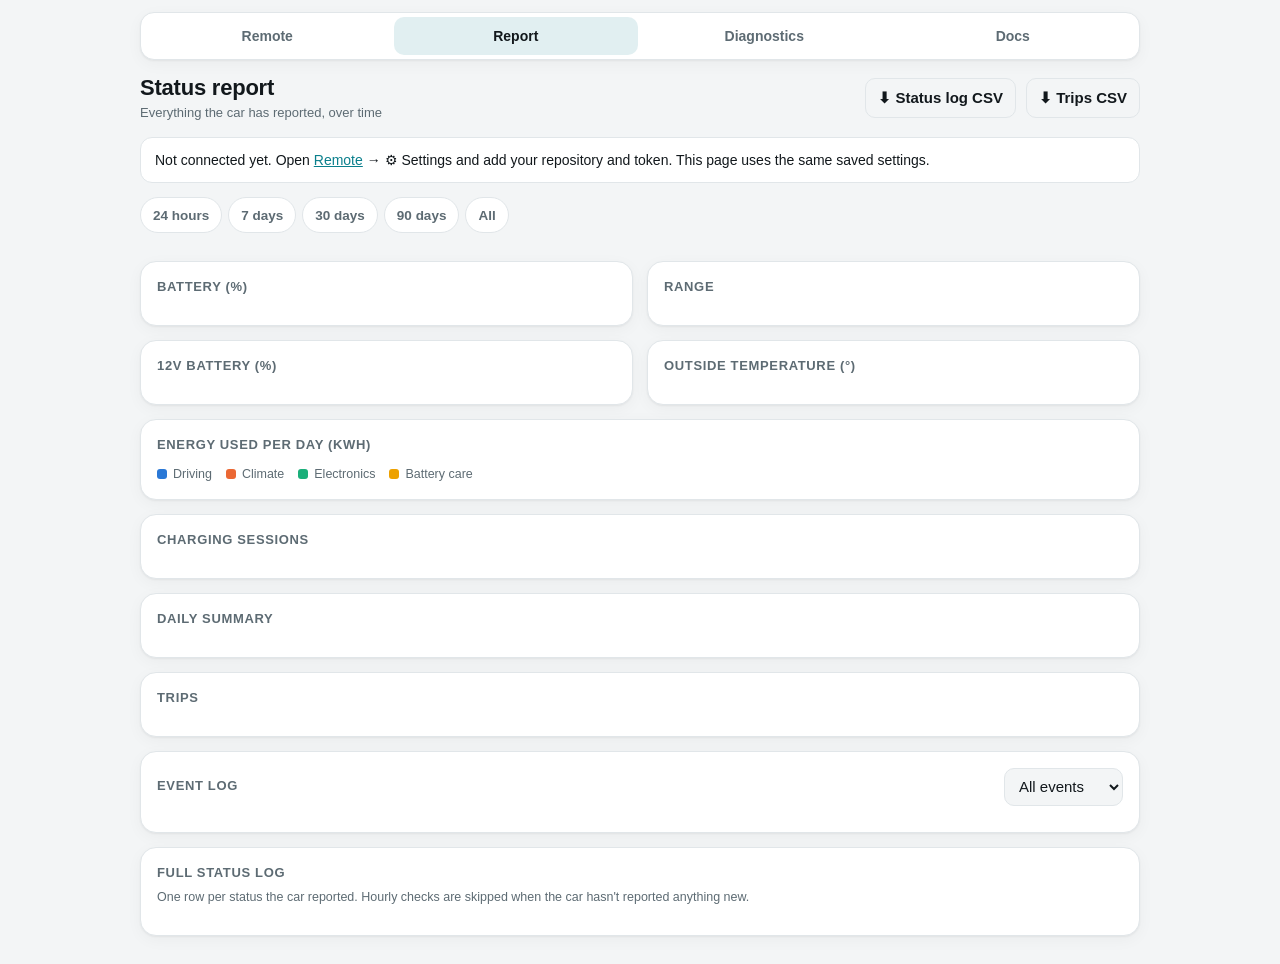
<file: report.html>
<!doctype html>
<html lang="en">
<head>
<meta charset="utf-8">
<meta name="viewport" content="width=device-width, initial-scale=1, viewport-fit=cover">
<meta name="robots" content="noindex">
<title>Ioniq 5 Report</title>
<link rel="stylesheet" href="shared.css">
</head>
<body>
<main>
  <div class="spread">
    <div>
      <h1>Status report</h1>
      <div class="sub" id="subtitle">Everything the car has reported, over time</div>
    </div>
    <div class="row">
      <button id="csvHist">⬇︎ Status log CSV</button>
      <button id="csvTrips">⬇︎ Trips CSV</button>
    </div>
  </div>

  <div id="banner" class="banner" style="display:none"></div>

  <div class="spread">
    <div class="chips" id="range" role="group" aria-label="Time range">
      <button class="chip" data-d="1">24 hours</button>
      <button class="chip" data-d="7">7 days</button>
      <button class="chip" data-d="30">30 days</button>
      <button class="chip" data-d="90">90 days</button>
      <button class="chip" data-d="0">All</button>
    </div>
    <span class="hint" id="coverage"></span>
  </div>

  <section class="stats" id="kpis"></section>

  <section class="cols two">
    <div class="card"><h2>Battery (%)</h2><div class="chart" id="cSoc"></div></div>
    <div class="card"><h2 id="hRange">Range</h2><div class="chart" id="cRange"></div></div>
    <div class="card"><h2>12V battery (%)</h2><div class="chart" id="cAux"></div></div>
    <div class="card"><h2>Outside temperature (°)</h2><div class="chart" id="cTemp"></div></div>
  </section>

  <section class="card">
    <div class="spread"><h2 style="margin:0">Energy used per day (kWh)</h2><span class="hint" id="energyNote"></span></div>
    <div class="chart" id="cEnergy" style="margin-top:10px"></div>
    <div class="legend" id="energyLegend"></div>
  </section>

  <section class="card">
    <h2>Charging sessions</h2>
    <div class="tablewrap"><table id="tCharge"></table></div>
  </section>

  <section class="card">
    <h2>Daily summary</h2>
    <div class="tablewrap"><table id="tDaily"></table></div>
  </section>

  <section class="card">
    <h2>Trips</h2>
    <div class="tablewrap"><table id="tTrips"></table></div>
    <button class="more" id="moreTrips" hidden>Show more</button>
  </section>

  <section class="card">
    <div class="spread">
      <h2 style="margin:0">Event log</h2>
      <select id="evFilter" aria-label="Filter events">
        <option value="">All events</option><option>Security</option><option>Charging</option>
        <option>Climate</option><option>Warnings</option><option>Commands</option>
      </select>
    </div>
    <div class="tablewrap" style="margin-top:10px"><table id="tEvents"></table></div>
    <button class="more" id="moreEvents" hidden>Show more</button>
  </section>

  <section class="card">
    <h2>Full status log</h2>
    <p class="hint" style="margin-top:-6px">One row per status the car reported. Hourly checks are skipped when the car hasn't reported anything new.</p>
    <div class="tablewrap"><table id="tLog"></table></div>
    <button class="more" id="moreLog" hidden>Show more</button>
  </section>
</main>

<script src="shared.js"></script>
<script>
(() => {
  const { esc, num, isNum, toDate, fmtDT, fmtD, dayKey, dur, yes, status } = IQ;
  IQ.nav("Report");
  const $ = id => document.getElementById(id);
  const ENERGY = [
    { key: "wh_drive", name: "Driving", color: "var(--s1)" },
    { key: "wh_climate", name: "Climate", color: "var(--s2)" },
    { key: "wh_accessories", name: "Electronics", color: "var(--s3)" },
    { key: "wh_battery_care", name: "Battery care", color: "var(--s4)" },
  ];
  $("energyLegend").innerHTML = ENERGY.map(s => `<span><i style="background:${s.color}"></i>${s.name}</span>`).join("");

  let ALL = { hist: [], trips: [], runs: [], status: {} };
  let days = 7;
  try { const d = localStorage.getItem("ioniq.reportDays"); if (d !== null) days = +d; } catch {}
  const limits = { trips: 25, events: 40, log: 50 };

  // ---------- derive
  function inRange(rows, key) {
    if (!days) return rows;
    const from = Date.now() - days * 864e5;
    return rows.filter(r => r._t >= from);
  }

  function chargingSessions(H) {
    const out = []; let cur = null;
    H.forEach((p, i) => {
      const prev = H[i - 1];
      const ch = yes(p.charging);
      if (ch && !cur) cur = { start: p._t, soc0: prev && isNum(prev.soc) ? prev.soc : p.soc, kw: +p.kw || 0, inferred: false };
      if (cur) { cur.kw = Math.max(cur.kw, +p.kw || 0); cur.soc1 = p.soc; cur.last = p._t; }
      if (!ch && cur) { cur.end = p._t; cur.soc1 = p.soc; out.push(cur); cur = null; }
      // inferred: battery rose ≥3 points between two reports without a charging flag in between
      if (!ch && !cur && prev && !yes(prev.charging) && isNum(p.soc) && isNum(prev.soc) && p.soc - prev.soc >= 3)
        out.push({ start: prev._t, end: p._t, soc0: prev.soc, soc1: p.soc, kw: 0, inferred: true });
    });
    if (cur) { cur.end = null; out.push(cur); }
    return out;
  }

  function events(H, runs) {
    const ev = [];
    const add = (t, cat, text, kind = "") => ev.push({ t, cat, text, kind });
    let auxLow = false;
    H.forEach((p, i) => {
      const q = H[i - 1]; if (!q) return;
      if (p.locked !== undefined && q.locked !== undefined && yes(p.locked) !== yes(q.locked))
        add(p._t, "Security", yes(p.locked) ? "Locked" : "Unlocked", yes(p.locked) ? "good" : "warn");
      if (isNum(p.open) && isNum(q.open) && (p.open > 0) !== (q.open > 0))
        add(p._t, "Security", p.open > 0 ? `${p.open} door/window/trunk/hood open` : "Everything closed", p.open > 0 ? "warn" : "good");
      if (p.plugged !== undefined && q.plugged !== undefined && yes(p.plugged) !== yes(q.plugged))
        add(p._t, "Charging", yes(p.plugged) ? "Plugged in" : "Unplugged");
      if (yes(p.charging) !== yes(q.charging))
        add(p._t, "Charging", yes(p.charging) ? `Charging started at ${num(q.soc)}%` : `Charging stopped at ${num(p.soc)}%`, yes(p.charging) ? "good" : "");
      if ((p.lim_ac !== q.lim_ac && isNum(p.lim_ac) && isNum(q.lim_ac)) || (p.lim_dc !== q.lim_dc && isNum(p.lim_dc) && isNum(q.lim_dc)))
        add(p._t, "Charging", `Charge limits changed to AC ${p.lim_ac}% / DC ${p.lim_dc}%`);
      if (p.climate !== undefined && q.climate !== undefined && yes(p.climate) !== yes(q.climate))
        add(p._t, "Climate", yes(p.climate) ? "Climate turned on" : "Climate turned off");
      const w0 = new Set(q.warn || []), w1 = new Set(p.warn || []);
      [...w1].filter(w => !w0.has(w)).forEach(w => add(p._t, "Warnings", "Warning on: " + w.replace(/_/g, " ").replace(/ is on$/, ""), "warn"));
      [...w0].filter(w => !w1.has(w)).forEach(w => add(p._t, "Warnings", "Warning cleared: " + w.replace(/_/g, " ").replace(/ is on$/, ""), "good"));
      if (isNum(p.aux)) {   // hysteresis: low below 60%, recovered at 65%+
        if (!auxLow && p.aux < 60) { auxLow = true; add(p._t, "Warnings", `12V battery low (${p.aux}%)`, "warn"); }
        else if (auxLow && p.aux >= 65) { auxLow = false; add(p._t, "Warnings", `12V battery recovered (${p.aux}%)`, "good"); }
      }
      if (isNum(p.dtc) && isNum(q.dtc) && p.dtc !== q.dtc) add(p._t, "Warnings", `Trouble codes: ${q.dtc} → ${p.dtc}`, p.dtc > 0 ? "bad" : "good");
    });
    runs.forEach(r => {
      const ok = r.conclusion === "success", done = r.status === "completed";
      add(+new Date(r.created_at), "Commands", `Command: ${r.display_title || "command"}`, !done ? "" : ok ? "good" : "bad");
      ev[ev.length - 1].status = !done ? "running" : r.conclusion; ev[ev.length - 1].url = r.html_url;
    });
    return ev.sort((a, b) => b.t - a.t);
  }

  function daily(H, T, sessions) {
    const D = {};
    const get = k => D[k] || (D[k] = { day: k, miles: 0, trips: 0, wh: 0, regen: 0, socMin: null, socMax: null, tMin: null, tMax: null, added: 0, odo: [] });
    H.forEach(p => {
      const d = get(dayKey(p._t));
      if (isNum(p.soc)) { d.socMin = d.socMin == null ? +p.soc : Math.min(d.socMin, p.soc); d.socMax = d.socMax == null ? +p.soc : Math.max(d.socMax, p.soc); }
      if (isNum(p.otemp)) { d.tMin = d.tMin == null ? +p.otemp : Math.min(d.tMin, p.otemp); d.tMax = d.tMax == null ? +p.otemp : Math.max(d.tMax, p.otemp); }
      if (isNum(p.odo)) d.odo.push(+p.odo);
    });
    T.forEach(t => { const d = get(dayKey(t._t)); d.trips++; d.miles += +t.distance || 0; d.wh += +t.wh_total || 0; d.regen += +t.wh_regen || 0; });
    sessions.forEach(s => { if (isNum(s.soc1) && isNum(s.soc0) && s.soc1 > s.soc0) get(dayKey(s.end || s.last || s.start)).added += s.soc1 - s.soc0; });
    Object.values(D).forEach(d => { if (!d.trips && d.odo.length > 1) d.miles = Math.max(...d.odo) - Math.min(...d.odo); });
    return Object.values(D).sort((a, b) => b.day.localeCompare(a.day));
  }

  // ---------- render
  function table(el, cols, rows, empty) {
    if (!rows.length) { el.innerHTML = `<tr><td class="empty" colspan="${cols.length}">${empty}</td></tr>`; return; }
    el.innerHTML = `<thead><tr>${cols.map(c => `<th class="${c.num ? "num" : ""}">${c.h}</th>`).join("")}</tr></thead><tbody>` +
      rows.map(r => `<tr>${cols.map(c => `<td class="${c.num ? "num" : ""}">${c.f(r)}</td>`).join("")}</tr>`).join("") + "</tbody>";
  }

  function render() {
    document.querySelectorAll("#range .chip").forEach(c => c.setAttribute("aria-pressed", String(+c.dataset.d === days)));
    const s = ALL.status || {}, du = s.odometer_unit || "mi", ru = (s.battery || {}).range_unit || du;
    const H = inRange(ALL.hist), T = inRange(ALL.trips), R = inRange(ALL.runs);
    const t0 = days ? Date.now() - days * 864e5 : (H[0] || T[0] || { _t: Date.now() - 864e5 })._t, t1 = Date.now();
    const first = ALL.hist[0];
    $("coverage").textContent = first ? `${ALL.hist.length.toLocaleString()} status reports since ${fmtD(first._t)}` : "";
    $("subtitle").textContent = [s.year, s.name || "Ioniq 5"].filter(Boolean).join(" ") + " · everything the car has reported, over time";

    // KPIs
    const sessions = chargingSessions(H);
    const tripMiles = T.reduce((a, t) => a + (+t.distance || 0), 0);
    const odos = H.map(p => +p.odo).filter(v => v > 0);
    const miles = T.length ? tripMiles : (odos.length > 1 ? Math.max(...odos) - Math.min(...odos) : 0);
    const kwh = T.reduce((a, t) => a + (+t.wh_total || 0), 0) / 1000;
    const regen = T.reduce((a, t) => a + (+t.wh_regen || 0), 0) / 1000;
    const socs = H.map(p => p.soc).filter(isNum).map(Number);
    const auxs = H.map(p => p.aux).filter(isNum).map(Number);
    let unlockedMs = 0;
    H.forEach((p, i) => { const n = H[i + 1]; if (p.locked === false || p.locked === "false") unlockedMs += Math.min((n ? n._t : Date.now()) - p._t, 6 * 3600e3); });
    const added = sessions.reduce((a, x) => a + (isNum(x.soc1) && isNum(x.soc0) ? Math.max(0, x.soc1 - x.soc0) : 0), 0);
    const stat = (k, v, unit, sub) => `<div class="stat"><div class="k">${k}</div><div class="v">${v}${unit ? `<small>${unit}</small>` : ""}</div>${sub ? `<div class="s">${sub}</div>` : ""}</div>`;
    $("kpis").innerHTML = [
      stat("Distance driven", num(miles, 1), du, `${T.length} trip${T.length === 1 ? "" : "s"}`),
      stat("Energy used", num(kwh, 1), "kWh", kwh > 0 && miles > 0 ? `${num(miles / kwh, 2)} ${du}/kWh` : "from trip data"),
      stat("Regen recovered", num(regen, 1), "kWh", kwh > 0 ? `${num((regen / kwh) * 100)}% of energy used` : ""),
      stat("Charging sessions", sessions.length, "", added ? `+${num(added)}% battery added` : ""),
      stat("Average battery", socs.length ? num(socs.reduce((a, b) => a + b, 0) / socs.length) : "–", "%", socs.length ? `low ${Math.min(...socs)}% · high ${Math.max(...socs)}%` : ""),
      stat("Lowest 12V", auxs.length ? Math.min(...auxs) : "–", "%", auxs.length && Math.min(...auxs) < 60 ? status("warn", "watch this") : ""),
      stat("Time unlocked", dur(unlockedMs / 60000), "", "between reports"),
      stat("Status reports", H.length.toLocaleString(), "", `${R.length} command${R.length === 1 ? "" : "s"} sent`),
    ].join("");

    // charts
    const series = k => H.map(p => ({ t: p._t, v: p[k] }));
    $("hRange").textContent = `Range (${ru})`;
    const opts = (x) => ({ t0, t1, ...x });
    IQ.lineChart($("cSoc"), series("soc"), opts({ unit: "%", yMin: 0, yMax: 100, label: "Battery percent over time" }));
    IQ.lineChart($("cRange"), series("range"), opts({ unit: " " + ru, axisUnit: "", yMin: 0, label: "Range over time" }));
    IQ.lineChart($("cAux"), series("aux"), opts({ unit: "%", yMin: 0, yMax: 100, label: "12V battery percent over time" }));
    IQ.lineChart($("cTemp"), series("otemp"), opts({ unit: "°", label: "Outside temperature over time", area: false }));

    // energy per day
    const byDay = {};
    T.forEach(t => { const k = dayKey(t._t); const d = byDay[k] || (byDay[k] = { k, parts: ENERGY.map(() => 0) }); ENERGY.forEach((e, i) => d.parts[i] += (+t[e.key] || 0) / 1000); });
    const eRows = Object.values(byDay).sort((a, b) => a.k.localeCompare(b.k)).map(d => ({
      label: toDate(d.k + "T12:00").toLocaleDateString(undefined, { month: "numeric", day: "numeric" }), title: fmtD(d.k + "T12:00"), parts: d.parts }));
    IQ.stackedBars($("cEnergy"), eRows, ENERGY, { unit: "kWh", label: "Energy used per day by category" });
    $("energyNote").textContent = T.length ? "Hover a bar for the breakdown" : "";

    // charging table
    table($("tCharge"), [
      { h: "Started", f: x => fmtDT(x.start) },
      { h: "Ended", f: x => x.end ? fmtDT(x.end) : status("good", "Charging now") },
      { h: "Battery", num: 1, f: x => `${num(x.soc0)}% → ${num(x.soc1)}%` },
      { h: "Added", num: 1, f: x => isNum(x.soc1) && isNum(x.soc0) ? `+${num(x.soc1 - x.soc0)}%` : "–" },
      { h: "Duration", num: 1, f: x => dur(((x.end || x.last || Date.now()) - x.start) / 60000) },
      { h: "Peak power", num: 1, f: x => x.kw ? num(x.kw, 1) + " kW" : "–" },
      { h: "", f: x => x.inferred ? `<span class="hint">estimated from battery change</span>` : "" },
    ], sessions.slice().reverse(), "No charging sessions in this range.");

    // daily
    table($("tDaily"), [
      { h: "Day", f: d => fmtD(d.day + "T12:00") },
      { h: "Distance", num: 1, f: d => num(d.miles, 1) + " " + du },
      { h: "Trips", num: 1, f: d => d.trips || "–" },
      { h: "Energy", num: 1, f: d => d.wh ? num(d.wh / 1000, 1) + " kWh" : "–" },
      { h: "Efficiency", num: 1, f: d => d.wh && d.miles ? num(d.miles / (d.wh / 1000), 2) + ` ${du}/kWh` : "–" },
      { h: "Battery range", num: 1, f: d => d.socMin == null ? "–" : `${d.socMin}–${d.socMax}%` },
      { h: "Charged", num: 1, f: d => d.added ? `+${num(d.added)}%` : "–" },
      { h: "Outside", num: 1, f: d => d.tMin == null ? "–" : `${num(d.tMin)}–${num(d.tMax)}°` },
    ], daily(H, T, sessions), "No data in this range.");

    // trips
    const TT = T.slice().reverse();
    table($("tTrips"), [
      { h: "Started", f: t => fmtDT(t._t) },
      { h: "Distance", num: 1, f: t => num(t.distance, 1) + " " + du },
      { h: "Driving", num: 1, f: t => dur(t.drive_min) },
      { h: "Idle", num: 1, f: t => dur(t.idle_min) },
      { h: "Avg / max speed", num: 1, f: t => `${num(t.avg_speed)} / ${num(t.max_speed)}` },
      { h: "Energy", num: 1, f: t => isNum(t.wh_total) ? num(t.wh_total / 1000, 2) + " kWh" : "–" },
      { h: "Efficiency", num: 1, f: t => t.wh_total > 0 ? num(t.distance / (t.wh_total / 1000), 2) + ` ${du}/kWh` : "–" },
      { h: "Regen", num: 1, f: t => isNum(t.wh_regen) ? num(t.wh_regen / 1000, 2) + " kWh" : "–" },
    ], TT.slice(0, limits.trips), "No trips in this range. Trip details come from Hyundai's trip feed and may take a day to appear.");
    $("moreTrips").hidden = TT.length <= limits.trips;

    // events
    const cat = $("evFilter").value;
    const EV = events(H, R).filter(e => !cat || e.cat === cat);
    table($("tEvents"), [
      { h: "When", f: e => fmtDT(e.t) },
      { h: "Type", f: e => `<span class="hint">${e.cat}</span>` },
      { h: "Event", f: e => e.kind ? status(e.kind, e.text) : esc(e.text) },
      { h: "", f: e => e.url ? `<a href="${e.url}" target="_blank" rel="noopener">${esc(e.status)} ↗</a>` : "" },
    ], EV.slice(0, limits.events), "No changes recorded in this range.");
    $("moreEvents").hidden = EV.length <= limits.events;

    // full log
    const L = H.slice().reverse();
    const b = v => v === undefined || v === null ? "–" : yes(v) ? "Yes" : "No";
    table($("tLog"), [
      { h: "Reported", f: p => fmtDT(p._t) },
      { h: "Source", f: p => `<span class="hint">${esc(p.src || "status")}</span>` },
      { h: "Battery", num: 1, f: p => isNum(p.soc) ? p.soc + "%" : "–" },
      { h: "Range", num: 1, f: p => num(p.range) },
      { h: "Charging", f: p => b(p.charging) },
      { h: "Plugged", f: p => b(p.plugged) },
      { h: "Locked", f: p => p.locked === undefined ? "–" : yes(p.locked) ? "Yes" : status("warn", "No") },
      { h: "Open", num: 1, f: p => isNum(p.open) ? (p.open ? status("warn", String(p.open)) : "0") : "–" },
      { h: "Climate", f: p => b(p.climate) },
      { h: "Outside", num: 1, f: p => isNum(p.otemp) ? num(p.otemp) + "°" : "–" },
      { h: "12V", num: 1, f: p => isNum(p.aux) ? p.aux + "%" : "–" },
      { h: "Odometer", num: 1, f: p => num(p.odo) },
      { h: "Warnings", f: p => (p.warn || []).length ? status("warn", p.warn.length + "") : "–" },
    ], L.slice(0, limits.log), "No status reports in this range.");
    $("moreLog").hidden = L.length <= limits.log;
  }

  // ---------- wiring
  $("range").addEventListener("click", e => {
    const c = e.target.closest(".chip"); if (!c) return;
    days = +c.dataset.d; try { localStorage.setItem("ioniq.reportDays", days); } catch {}
    Object.assign(limits, { trips: 25, events: 40, log: 50 }); render();
  });
  $("evFilter").onchange = render;
  $("moreTrips").onclick = () => { limits.trips += 50; render(); };
  $("moreEvents").onclick = () => { limits.events += 80; render(); };
  $("moreLog").onclick = () => { limits.log += 100; render(); };
  $("csvHist").onclick = () => IQ.downloadCSV(`ioniq5-status-log-${IQ.dayKey(Date.now())}.csv`, inRange(ALL.hist),
    ["t", "seen", "src", "soc", "range", "charging", "plugged", "kw", "lim_ac", "lim_dc", "odo", "locked", "open", "climate", "otemp", "aux", "soh", "lat", "lon", "warn", "dtc"]);
  $("csvTrips").onclick = () => IQ.downloadCSV(`ioniq5-trips-${IQ.dayKey(Date.now())}.csv`, inRange(ALL.trips),
    ["start", "distance", "odo", "drive_min", "idle_min", "avg_speed", "max_speed", "wh_total", "wh_drive", "wh_climate", "wh_accessories", "wh_battery_care", "wh_regen"]);

  async function load() {
    if (IQ.needAuth()) return;
    try {
      const [status, hist, trips, runs] = await Promise.all([
        IQ.rawJSON("status.json"),
        IQ.rawText("history.jsonl").catch(() => ""),
        IQ.rawText("trips.jsonl").catch(() => ""),
        IQ.gh(`/repos/${IQ.cfg.repo}/actions/workflows/command.yml/runs?per_page=100`).then(r => r.json()).catch(() => ({ workflow_runs: [] })),
      ]);
      ALL.status = status;
      ALL.hist = IQ.parseJSONL(hist).map(p => ({ ...p, _t: +toDate(p.t) })).filter(p => !isNaN(p._t)).sort((a, b) => a._t - b._t);
      ALL.trips = IQ.parseJSONL(trips).map(t => ({ ...t, _t: +toDate(t.start) })).filter(t => !isNaN(t._t)).sort((a, b) => a._t - b._t);
      ALL.runs = (runs.workflow_runs || []).map(r => ({ ...r, _t: +new Date(r.created_at) }));
      IQ.banner(""); render();
    } catch (e) { IQ.apiError(e, "status data"); }
  }
  load();
})();
</script>
</body>
</html>
</file>
<file: shared.css>
:root{
  --bg:#f3f5f6; --card:#ffffff; --ink:#12181c; --muted:#5d6b73; --faint:#8a979e; --line:#e1e6e9; --grid:#edf0f2;
  --accent:#0a7f8c; --accent-soft:rgba(10,127,140,.12); --accent-ink:#ffffff;
  --good:#0f7a2e; --warn:#9a5b00; --bad:#c2372d;
  --s1:#2a78d6; --s2:#eb6834; --s3:#1baf7a; --s4:#eda100;
  --shadow:0 1px 2px rgba(0,0,0,.05),0 4px 16px rgba(0,0,0,.04);
  color-scheme:light;
}
@media (prefers-color-scheme: dark){
  :root:not([data-theme="light"]){
    --bg:#0f1417; --card:#182026; --ink:#eaf0f2; --muted:#93a3ab; --faint:#6f7f87; --line:#26323a; --grid:#1f2a31;
    --accent:#35c2cf; --accent-soft:rgba(53,194,207,.14); --accent-ink:#06282c;
    --good:#4cc47f; --warn:#f0a93a; --bad:#ff6b5f;
    --s1:#3987e5; --s2:#d95926; --s3:#199e70; --s4:#c98500;
    --shadow:none; color-scheme:dark;
  }
}
:root[data-theme="dark"]{
  --bg:#0f1417; --card:#182026; --ink:#eaf0f2; --muted:#93a3ab; --faint:#6f7f87; --line:#26323a; --grid:#1f2a31;
  --accent:#35c2cf; --accent-soft:rgba(53,194,207,.14); --accent-ink:#06282c;
  --good:#4cc47f; --warn:#f0a93a; --bad:#ff6b5f;
  --s1:#3987e5; --s2:#d95926; --s3:#199e70; --s4:#c98500;
  --shadow:none; color-scheme:dark;
}
*{box-sizing:border-box}
html,body{margin:0;background:var(--bg);color:var(--ink)}
body{font:15px/1.45 -apple-system,BlinkMacSystemFont,"SF Pro Text","Segoe UI",Roboto,sans-serif;
  padding:max(12px,env(safe-area-inset-top)) 16px calc(28px + env(safe-area-inset-bottom));}
main{max-width:1000px;margin:0 auto;display:grid;gap:14px}
a{color:var(--accent)}
h1{font-size:22px;margin:0;letter-spacing:-.01em}
h2{font-size:13px;margin:0 0 12px;color:var(--muted);font-weight:650;text-transform:uppercase;letter-spacing:.05em}
h3{font-size:15px;margin:0 0 6px}
.sub,.muted{color:var(--muted)} .sub{font-size:13px}
.hint{font-size:12.5px;color:var(--muted)}
.card{background:var(--card);border:1px solid var(--line);border-radius:16px;padding:16px;box-shadow:var(--shadow);min-width:0}
.row{display:flex;gap:10px;align-items:center;flex-wrap:wrap}
.spread{display:flex;gap:10px;align-items:center;justify-content:space-between;flex-wrap:wrap}
.cols{display:grid;gap:14px;grid-template-columns:1fr}
@media (min-width:760px){.cols.two{grid-template-columns:1fr 1fr}}

/* nav */
.topnav{max-width:1000px;margin:0 auto 12px;display:flex;gap:4px;overflow-x:auto;scrollbar-width:none;
  background:var(--card);border:1px solid var(--line);border-radius:14px;padding:4px;box-shadow:var(--shadow)}
.topnav::-webkit-scrollbar{display:none}
.topnav a{flex:1;text-align:center;white-space:nowrap;text-decoration:none;color:var(--muted);font-weight:600;font-size:14px;
  padding:9px 12px;border-radius:10px}
.topnav a[aria-current="page"]{background:var(--accent-soft);color:var(--ink)}

/* stat tiles */
.stats{display:grid;gap:10px;grid-template-columns:repeat(2,minmax(0,1fr))}
@media (min-width:640px){.stats{grid-template-columns:repeat(4,minmax(0,1fr))}}
.stat{background:var(--card);border:1px solid var(--line);border-radius:14px;padding:12px 14px;box-shadow:var(--shadow);min-width:0}
.stat .k{font-size:12px;color:var(--muted)}
.stat .v{font-size:22px;font-weight:680;letter-spacing:-.02em;margin-top:2px;font-variant-numeric:tabular-nums}
.stat .v small{font-size:13px;font-weight:600;color:var(--muted);margin-left:3px}
.stat .s{font-size:12px;color:var(--muted)}

/* chips / filters */
.chips{display:flex;gap:6px;flex-wrap:wrap}
.chip{font:inherit;font-size:13.5px;font-weight:600;border:1px solid var(--line);background:var(--card);color:var(--muted);
  padding:7px 12px;border-radius:999px;cursor:pointer;min-height:36px}
.chip[aria-pressed="true"]{background:var(--ink);color:var(--bg);border-color:var(--ink)}
button{font:inherit;cursor:pointer;border-radius:10px;border:1px solid var(--line);background:var(--bg);color:var(--ink);
  padding:8px 12px;font-weight:600;min-height:38px}
button.primary{background:var(--accent);color:var(--accent-ink);border-color:transparent}
button:disabled{opacity:.5;cursor:default}
select,input[type=search],input[type=text]{font:inherit;padding:8px 10px;border-radius:10px;border:1px solid var(--line);background:var(--bg);color:var(--ink);min-height:38px}

/* status labels (icon + label, never color alone) */
.st{display:inline-flex;align-items:center;gap:5px;font-weight:650;font-size:13px;white-space:nowrap}
.st.good{color:var(--good)} .st.warn{color:var(--warn)} .st.bad{color:var(--bad)} .st.na{color:var(--faint)}

/* tables */
.tablewrap{overflow-x:auto;margin:0 -4px}
table{border-collapse:collapse;width:100%;font-size:13.5px;font-variant-numeric:tabular-nums}
th{text-align:left;font-size:12px;color:var(--muted);font-weight:600;padding:8px 8px;border-bottom:1px solid var(--line);white-space:nowrap;position:sticky;top:0;background:var(--card)}
td{padding:8px 8px;border-bottom:1px solid var(--grid);white-space:nowrap}
td.num,th.num{text-align:right}
tr:last-child td{border-bottom:none}
.more{margin-top:10px}

/* key/value lists */
.kv{display:grid;grid-template-columns:minmax(0,1fr) auto;gap:0;font-size:14px}
.kv div{padding:8px 0;border-bottom:1px solid var(--grid)}
.kv div:nth-last-child(-n+2){border-bottom:none}
.kv .val{text-align:right;font-weight:600;font-variant-numeric:tabular-nums}

/* charts */
.chart{position:relative;width:100%}
.chart svg{display:block;width:100%;overflow:visible}
.chart .ax{font-size:11px;fill:var(--muted);font-variant-numeric:tabular-nums}
.chart .gridl{stroke:var(--grid);stroke-width:1}
.chart .base{stroke:var(--line);stroke-width:1}
.chart .cross{stroke:var(--muted);stroke-width:1;stroke-dasharray:3 3}
.tip{position:absolute;pointer-events:none;background:var(--ink);color:var(--bg);font-size:12.5px;padding:7px 9px;border-radius:8px;
  white-space:nowrap;transform:translate(-50%,calc(-100% - 10px));box-shadow:0 4px 16px rgba(0,0,0,.2);display:none;z-index:5}
.tip b{font-variant-numeric:tabular-nums}
.tip .sw{display:inline-block;width:9px;height:9px;border-radius:2px;margin-right:5px;vertical-align:-1px}
.legend{display:flex;gap:14px;flex-wrap:wrap;font-size:12.5px;color:var(--muted);margin-top:8px}
.legend span{display:inline-flex;align-items:center;gap:6px}
.legend i{width:10px;height:10px;border-radius:3px;display:inline-block}
.empty{padding:22px 8px;text-align:center;color:var(--muted);font-size:14px}

.banner{border-radius:12px;padding:12px 14px;font-size:14px;border:1px solid var(--line);background:var(--card)}
.banner.err{border-color:var(--bad);color:var(--bad)}
.toast{position:fixed;left:50%;bottom:calc(16px + env(safe-area-inset-bottom));transform:translateX(-50%);max-width:calc(100% - 32px);
  background:var(--ink);color:var(--bg);padding:10px 16px;border-radius:12px;font-size:14px;box-shadow:0 6px 24px rgba(0,0,0,.25);display:none;z-index:20}
details>summary{cursor:pointer;font-weight:600;list-style:none}
details>summary::-webkit-details-marker{display:none}
details>summary::before{content:"▸ ";color:var(--muted)}
details[open]>summary::before{content:"▾ "}
code,pre{font-family:ui-monospace,SFMono-Regular,Menlo,monospace;font-size:12.5px}
</file>
